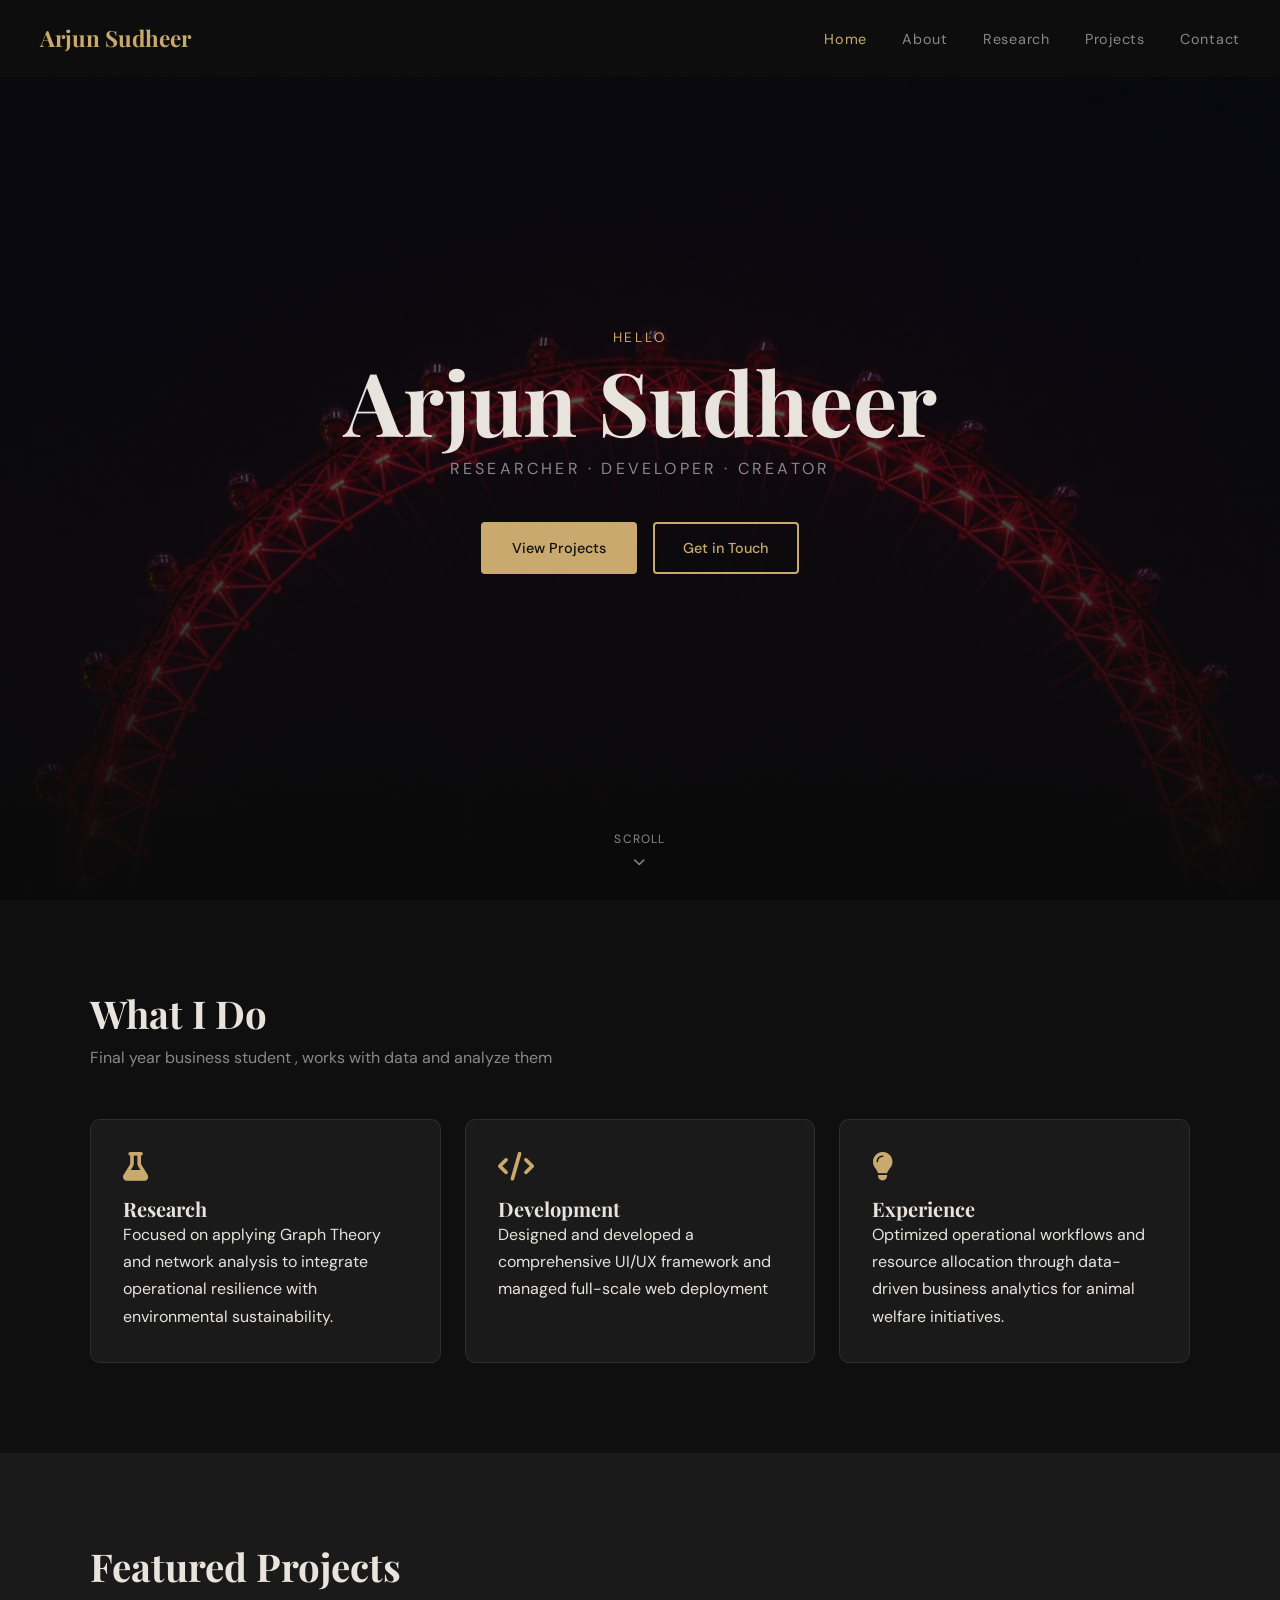
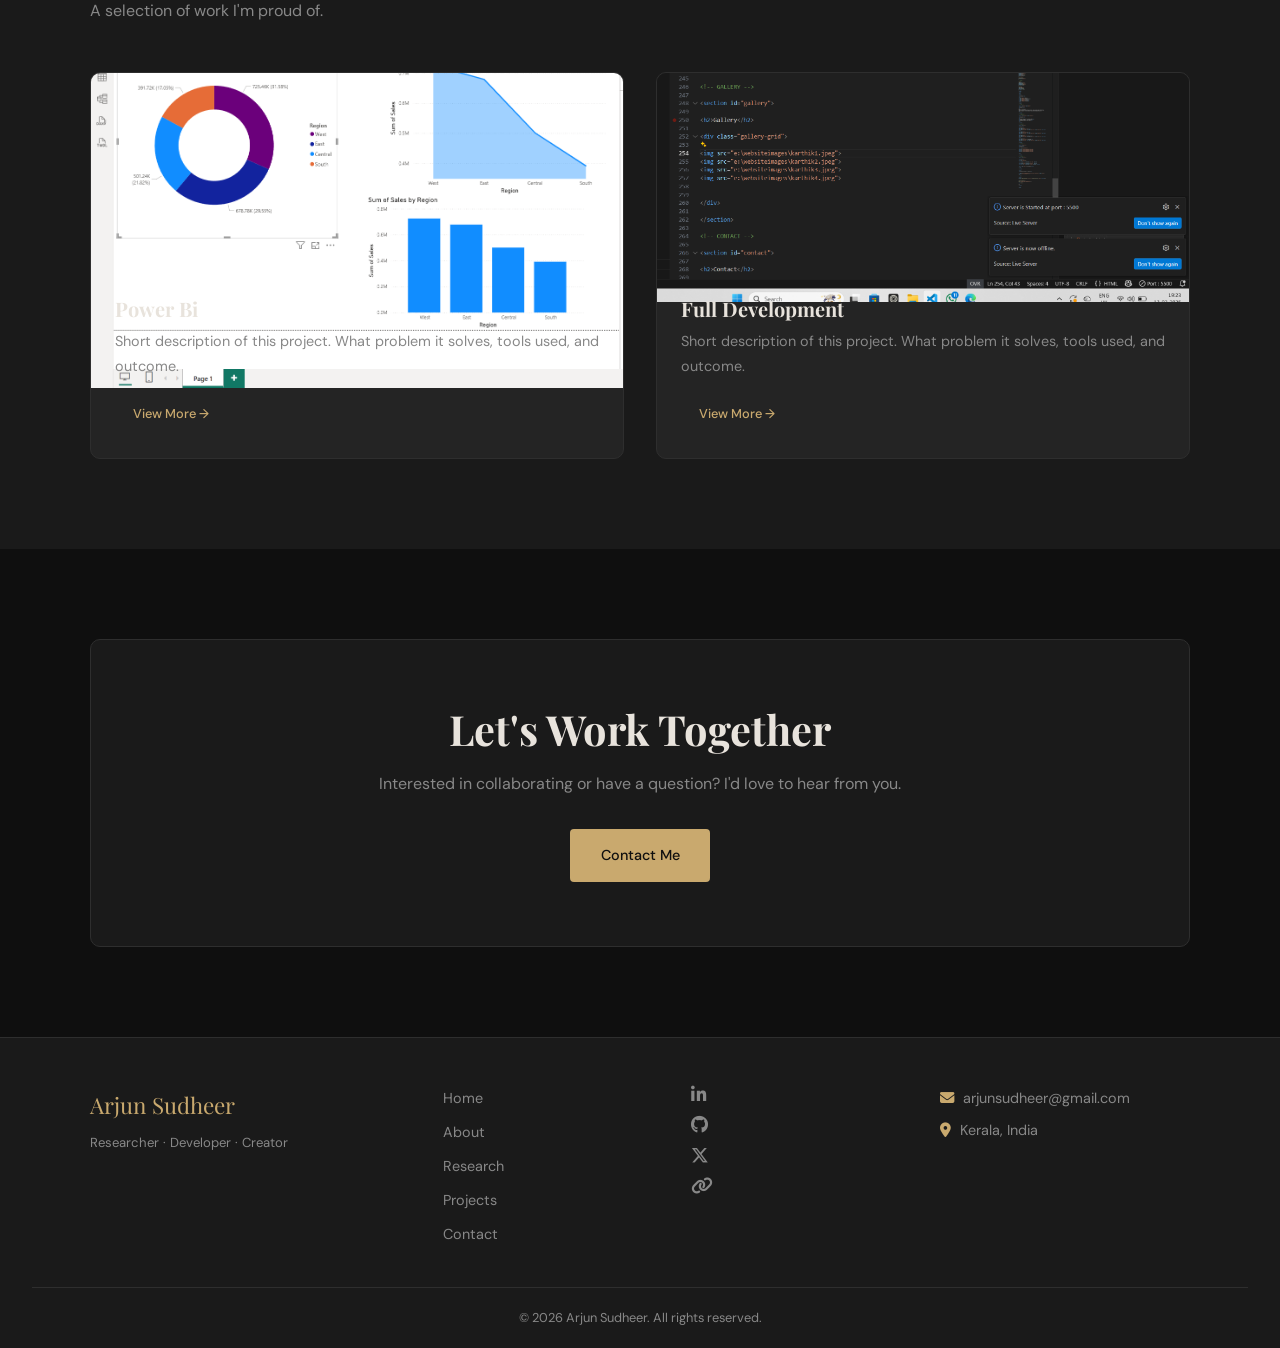
<file: arjun_web/index.html>
<!DOCTYPE html>
<html lang="en">
<head>
  <meta charset="UTF-8" />
  <meta name="viewport" content="width=device-width, initial-scale=1.0"/>
  <title>Portfolio | Home</title>
  <link rel="stylesheet" href="css/style.css" />
  <link rel="stylesheet" href="css/home.css" />
  <link href="https://fonts.googleapis.com/css2?family=Playfair+Display:wght@400;700&family=DM+Sans:wght@300;400;500&display=swap" rel="stylesheet"/>
  <link rel="stylesheet" href="https://cdnjs.cloudflare.com/ajax/libs/font-awesome/6.5.0/css/all.min.css"/>
</head>
<body>

  <!-- NAV -->
  <nav class="navbar" id="navbar">
    <div class="nav-logo">Arjun Sudheer</div>
    <ul class="nav-links">
      <li><a href="index.html" class="active">Home</a></li>
      <li><a href="about.html">About</a></li>
      <li><a href="research.html">Research</a></li>
      <li><a href="projects.html">Projects</a></li>
      <li><a href="contact.html">Contact</a></li>
    </ul>
    <div class="hamburger" id="hamburger">
      <span></span><span></span><span></span>
    </div>
  </nav>

  <!-- SECTION 1: HERO -->
  <section class="hero section" id="hero">
    <div class="hero-bg">
      <!-- Replace 'images/hero-bg.jpg' with your own background image -->
      <img src="images/ferrybg.jpeg" alt="Background" class="hero-img" />
      <div class="hero-overlay"></div>
    </div>
    <div class="hero-content">
      <p class="hero-sub">Hello</p>
      <h1 class="hero-title">Arjun  Sudheer</h1>
      <p class="hero-role">Researcher · Developer · Creator</p>
      <div class="hero-btns">
        <a href="projects.html" class="btn btn-primary">View Projects</a>
        <a href="contact.html" class="btn btn-outline">Get in Touch</a>
      </div>
    </div>
    <div class="scroll-hint">
      <span>Scroll</span>
      <i class="fa fa-chevron-down"></i>
    </div>
  </section>

  <!-- SECTION 2: WHAT I DO -->
  <section class="section home-services" id="services">
    <div class="container">
      <h2 class="section-title">What I Do</h2>
      <p class="section-subtitle">Final year business student , works with data and analyze them </p>
      <div class="cards-grid">
        <div class="card">
          <i class="fa fa-flask card-icon"></i>
          <h3>Research</h3>
          <p>Focused on applying Graph Theory and network analysis to integrate operational 
            resilience with environmental sustainability.</p>
        </div>
        <div class="card">
          <i class="fa fa-code card-icon"></i>
          <h3>Development</h3>
          <p>Designed and developed a comprehensive UI/UX 
            framework and managed full-scale web deployment</p>
        </div>
        <div class="card">
          <i class="fa fa-lightbulb card-icon"></i>
          <h3>Experience</h3>
          <p>Optimized operational workflows and resource allocation through data-driven business analytics for animal welfare initiatives.</p>
        </div>
      </div>
    </div>
  </section>

  <!-- SECTION 3: FEATURED PROJECTS -->
  <section class="section home-featured" id="featured">
    <div class="container">
      <h2 class="section-title">Featured Projects</h2>
      <p class="section-subtitle">A selection of work I'm proud of.</p>
      <div class="featured-grid">
        <div class="featured-card">
          <div class="featured-img-placeholder"><img src="images/powerbi1.png" alt=""></div>
          <div class="featured-info">
            <h3>Power Bi </h3>
            <p>Short description of this project. What problem it solves, tools used, and outcome.</p>
            <a href="projects.html" class="btn btn-small">View More →</a>
          </div>
        </div>
        <div class="featured-card"> 
          <div class="featured-img-placeholder"><img src="images/fullstackcode.png" alt=""></div>
          <div class="featured-info">
            <h3>Full Development</h3>
            <p>Short description of this project. What problem it solves, tools used, and outcome.</p>
            <a href="projects.html" class="btn btn-small">View More →</a>
          </div>
        </div>
      </div>
    </div>
  </section>

  <!-- SECTION 4: CALL TO ACTION -->
  <section class="section home-cta" id="cta">
    <div class="container cta-box">
      <h2>Let's Work Together</h2>
      <p>Interested in collaborating or have a question? I'd love to hear from you.</p>
      <a href="contact.html" class="btn btn-primary">Contact Me</a>
    </div>
  </section>

  <!-- FOOTER -->
  <footer class="footer">
    <div class="footer-inner">
      <div class="footer-brand">
        <span class="footer-logo">Arjun Sudheer</span>
        <p class="footer-tagline">Researcher · Developer · Creator</p>
      </div>
      <div class="footer-links">
        <a href="index.html">Home</a>
        <a href="about.html">About</a>
        <a href="research.html">Research</a>
        <a href="projects.html">Projects</a>
        <a href="contact.html">Contact</a>
      </div>
      <div class="footer-social">
        <a href="https://linkedin.com/in/yourprofile" target="_blank" title="LinkedIn">
          <i class="fab fa-linkedin-in"></i>
        </a>
        <a href="https://github.com/yourusername" target="_blank" title="GitHub">
          <i class="fab fa-github"></i>
        </a>
        <!-- Add more social links below -->
        <a href="#" title="Twitter / X">
          <i class="fab fa-x-twitter"></i>
        </a>
        <a href="#" title="Your Other Platform">
          <i class="fas fa-link"></i>
        </a>
      </div>
      <div class="footer-contact-info">
        <p><i class="fas fa-envelope"></i>arjunsudheer@gmail.com</p>
        <p><i class="fas fa-map-marker-alt"></i>Kerala, India</p>
      </div>
    </div>
    <div class="footer-bottom">
      <p>&copy; 2026 Arjun Sudheer. All rights reserved.</p>
    </div>
  </footer>

  <script src="js/main.js"></script>
</body>
</html>
</file>
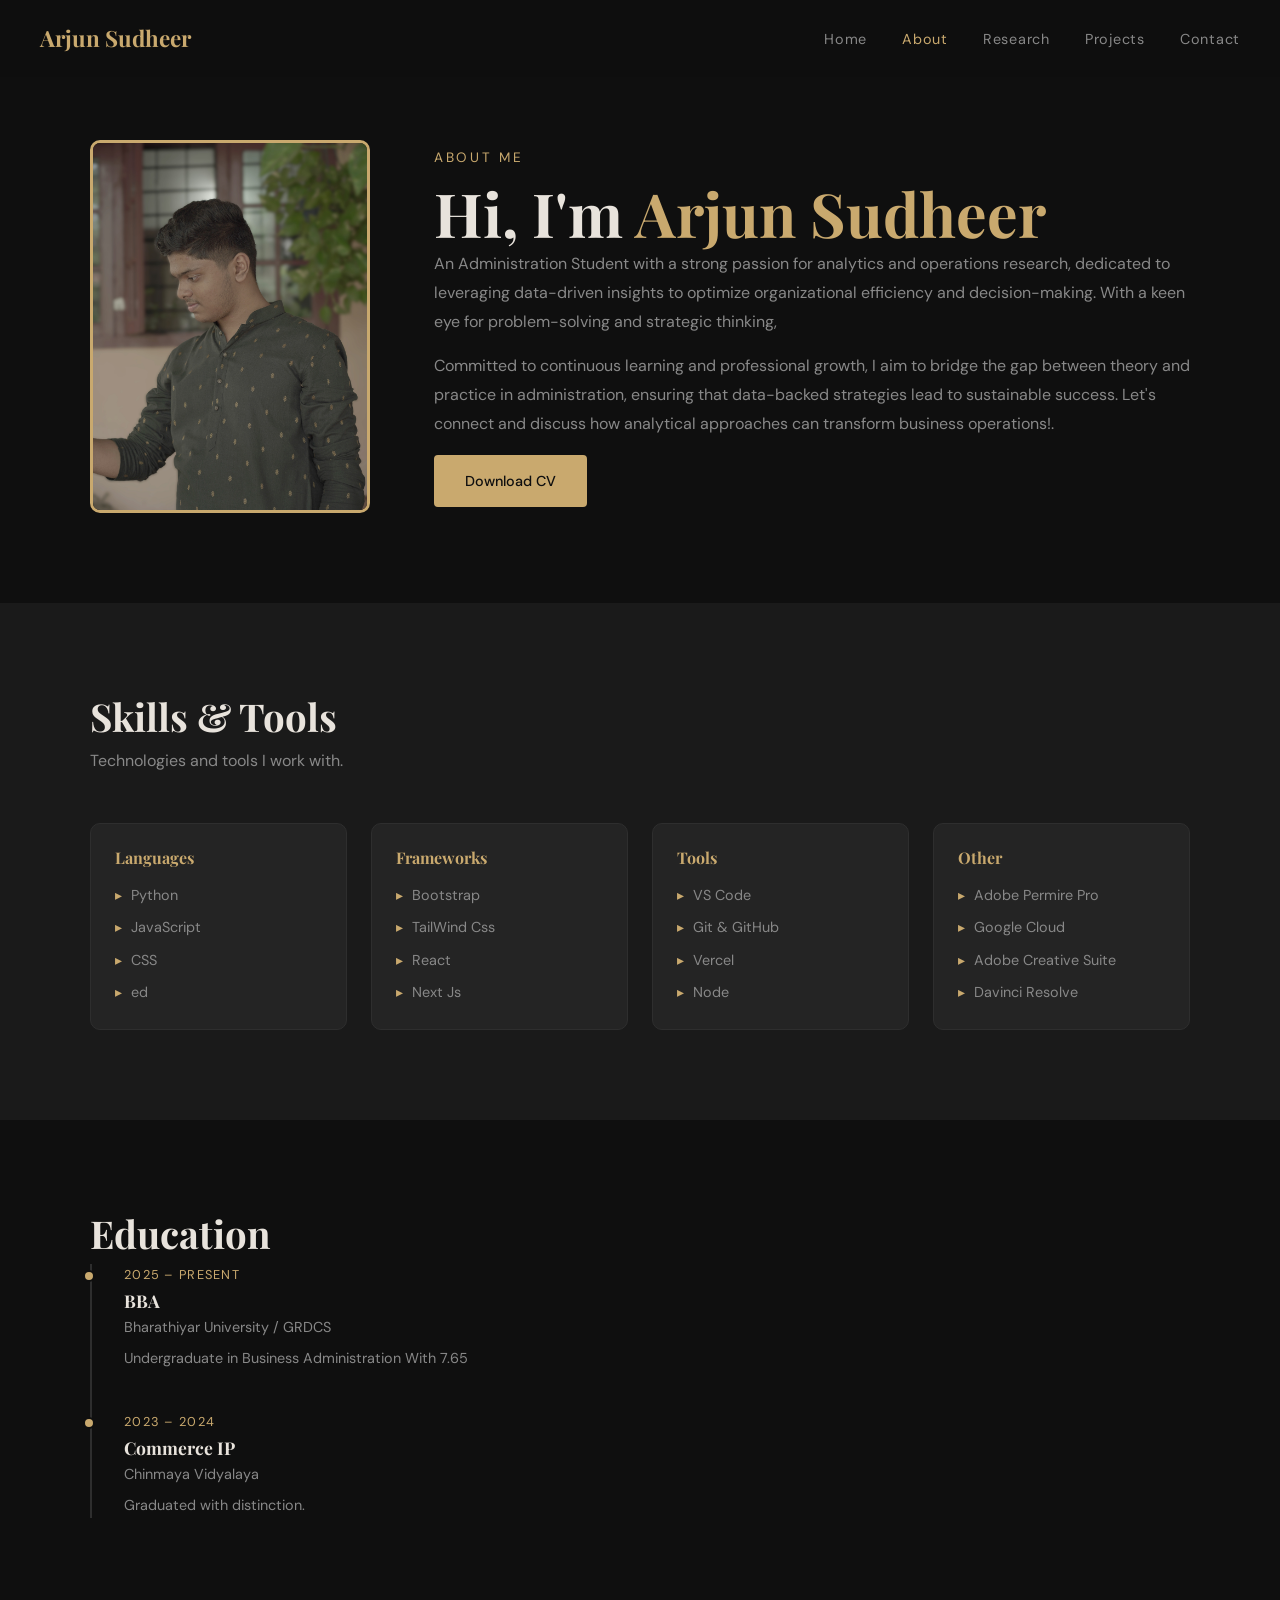
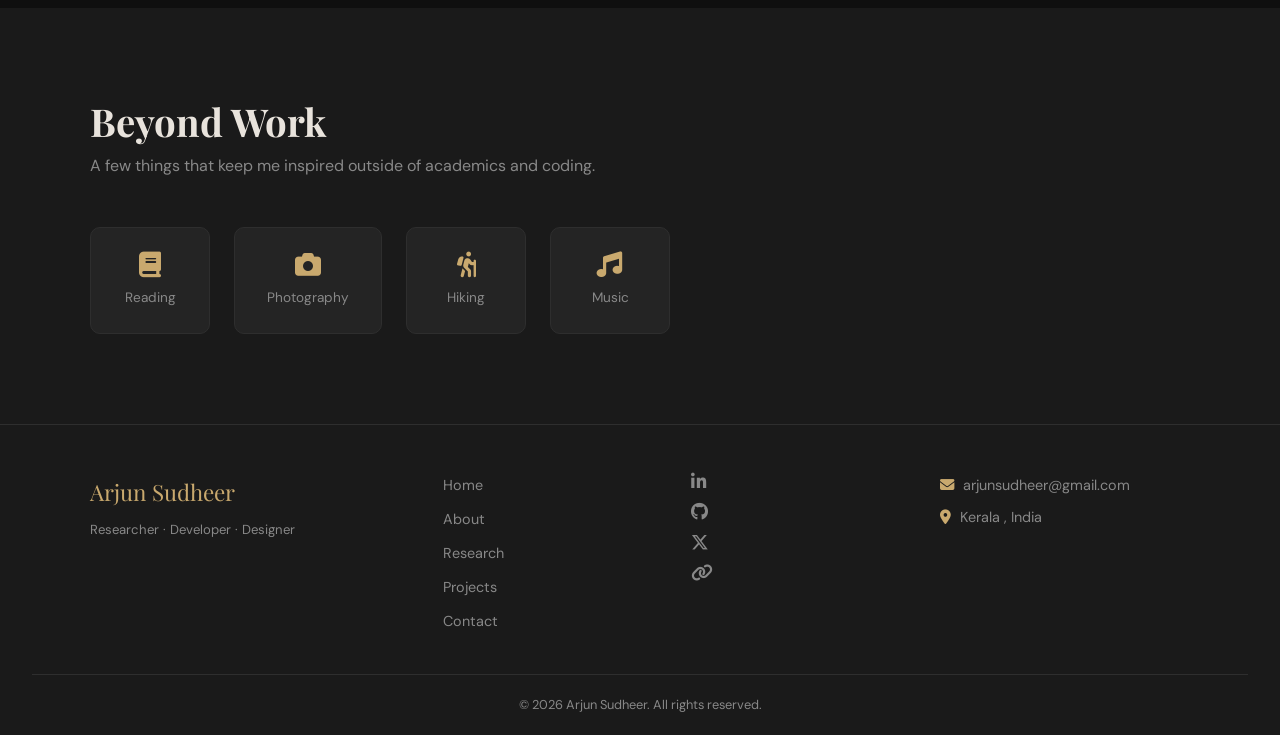
<file: arjun_web/about.html>
<!DOCTYPE html>
<html lang="en">
<head>
  <meta charset="UTF-8" />
  <meta name="viewport" content="width=device-width, initial-scale=1.0"/>
  <title>Portfolio | About</title>
  <link rel="stylesheet" href="css/style.css" />
  <link rel="stylesheet" href="css/about.css" />
  <link href="https://fonts.googleapis.com/css2?family=Playfair+Display:wght@400;700&family=DM+Sans:wght@300;400;500&display=swap" rel="stylesheet"/>
  <link rel="stylesheet" href="https://cdnjs.cloudflare.com/ajax/libs/font-awesome/6.5.0/css/all.min.css"/>
</head>
<body>

  <!-- NAV -->
  <nav class="navbar" id="navbar">
    <div class="nav-logo">Arjun Sudheer</div>
    <ul class="nav-links">
      <li><a href="index.html">Home</a></li>
      <li><a href="about.html" class="active">About</a></li>
      <li><a href="research.html">Research</a></li>
      <li><a href="projects.html">Projects</a></li>
      <li><a href="contact.html">Contact</a></li>
    </ul>
    <div class="hamburger" id="hamburger">
      <span></span><span></span><span></span>
    </div>
  </nav>

  <!-- SECTION 1: INTRO -->
  <section class="section about-hero" id="about-intro">
    <div class="container about-intro-grid">
      <div class="about-photo-wrap">
        <!-- Replace 'images/about-photo.jpg' with your photo -->
        <img src="images/arjun1.JPG" alt="Your Name" class="about-photo" />
      </div>
      <div class="about-intro-text">
        <p class="hero-sub">About Me</p>
        <h1>Hi, I'm <span class="accent">Arjun Sudheer</span></h1>
        <p class="about-bio">
          An Administration Student with a strong passion for analytics and operations research, dedicated to leveraging data-driven insights to optimize organizational efficiency and decision-making. With a keen eye for problem-solving and strategic thinking,
        </p>
        <p class="about-bio">
           Committed to continuous learning and professional growth, I aim to bridge the gap between theory and practice in administration, ensuring that data-backed strategies lead to sustainable success. Let's connect and discuss how analytical approaches can transform business operations!.
        </p>
        <a href="images/Arjun_Sudheer_Resume_2026_preprint.pdf" class="btn btn-primary" download>Download CV</a>
      </div>
    </div>
  </section>

  <!-- SECTION 2: SKILLS -->
  <section class="section about-skills" id="skills">
    <div class="container">
      <h2 class="section-title">Skills & Tools</h2>
      <p class="section-subtitle">Technologies and tools I work with.</p>
      <div class="skills-grid">
        <div class="skill-group">
          <h3>Languages</h3>
          <ul>
            <li>Python</li>
            <li>JavaScript</li>
            <li>CSS</li>
            <li>ed</li>
          </ul>
        </div>
        <div class="skill-group">
          <h3>Frameworks</h3>
          <ul>
            <li>Bootstrap </li>
            <li>TailWind Css</li>
            <li>React</li>
            <li>Next Js</li>
          </ul>
        </div>
        <div class="skill-group">
          <h3>Tools</h3>
          <ul>
            <li>VS Code</li>
            <li>Git & GitHub</li>
            <li>Vercel</li>
            <li>Node </li>
          </ul>
        </div>
        <div class="skill-group">
          <h3>Other</h3>
          <ul>
            <li>Adobe Permire Pro</li>
            <li>Google Cloud</li>
            <li>Adobe Creative Suite</li>
            <li>Davinci Resolve</li>
          </ul>
        </div>
      </div>
    </div>
  </section>

  <!-- SECTION 3: EDUCATION  -->
  <section class="section about-timeline" id="timeline">
    <div class="container">
      <h2 class="section-title">Education </h2>
      <div class="timeline">

        <div class="timeline-item">
          <div class="timeline-dot"></div>
          <div class="timeline-content">
            <span class="timeline-date">2025 – Present</span>
            <h3>BBA </h3>
            <p class="timeline-org">Bharathiyar University / GRDCS </p>
            <p>Undergraduate in Business Administration With 7.65 </p>
          </div>
        </div>

        <div class="timeline-item">
          <div class="timeline-dot"></div>
          <div class="timeline-content">
            <span class="timeline-date">2023 – 2024</span>
            <h3>Commerce IP </h3>
            <p class="timeline-org">Chinmaya Vidyalaya</p>
            <p>Graduated with distinction.</p>
          </div>
        </div>
    </div>
  </section>

  <!-- SECTION 4: INTERESTS -->
  <section class="section about-interests" id="interests">
    <div class="container">
      <h2 class="section-title">Beyond Work</h2>
      <p class="section-subtitle">A few things that keep me inspired outside of academics and coding.</p>
      <div class="interests-grid">
        <div class="interest-item">
          <i class="fas fa-book"></i>
          <p>Reading</p>
        </div>
        <div class="interest-item">
          <i class="fas fa-camera"></i>
          <p>Photography</p>
        </div>
        <div class="interest-item">
          <i class="fas fa-hiking"></i>
          <p>Hiking</p>
        </div>
        <div class="interest-item">
          <i class="fas fa-music"></i>
          <p>Music</p>
        </div>
        <!-- Add or change interests as needed -->
      </div>
    </div>
  </section>

  <!-- FOOTER (same on all pages) -->
  <footer class="footer">
    <div class="footer-inner">
      <div class="footer-brand">
        <span class="footer-logo">Arjun Sudheer</span>
        <p class="footer-tagline">Researcher · Developer · Designer</p>
      </div>
      <div class="footer-links">
        <a href="index.html">Home</a>
        <a href="about.html">About</a>
        <a href="research.html">Research</a>
        <a href="projects.html">Projects</a>
        <a href="contact.html">Contact</a>
      </div>
      <div class="footer-social">
        <a href="https://linkedin.com/in/yourprofile" target="_blank" title="LinkedIn"><i class="fab fa-linkedin-in"></i></a>
        <a href="https://github.com/yourusername" target="_blank" title="GitHub"><i class="fab fa-github"></i></a>
        <a href="#" title="Twitter / X"><i class="fab fa-x-twitter"></i></a>
        <a href="#" title="Your Other Platform"><i class="fas fa-link"></i></a>
      </div>
      <div class="footer-contact-info">
        <p><i class="fas fa-envelope"></i> arjunsudheer@gmail.com</p>
        <p><i class="fas fa-map-marker-alt"></i> Kerala , India</p>
      </div>
    </div>
    <div class="footer-bottom">
      <p>&copy; 2026 Arjun Sudheer. All rights reserved.</p>
    </div>
  </footer>

  <script src="js/main.js"></script>
</body>
</html>
</file>
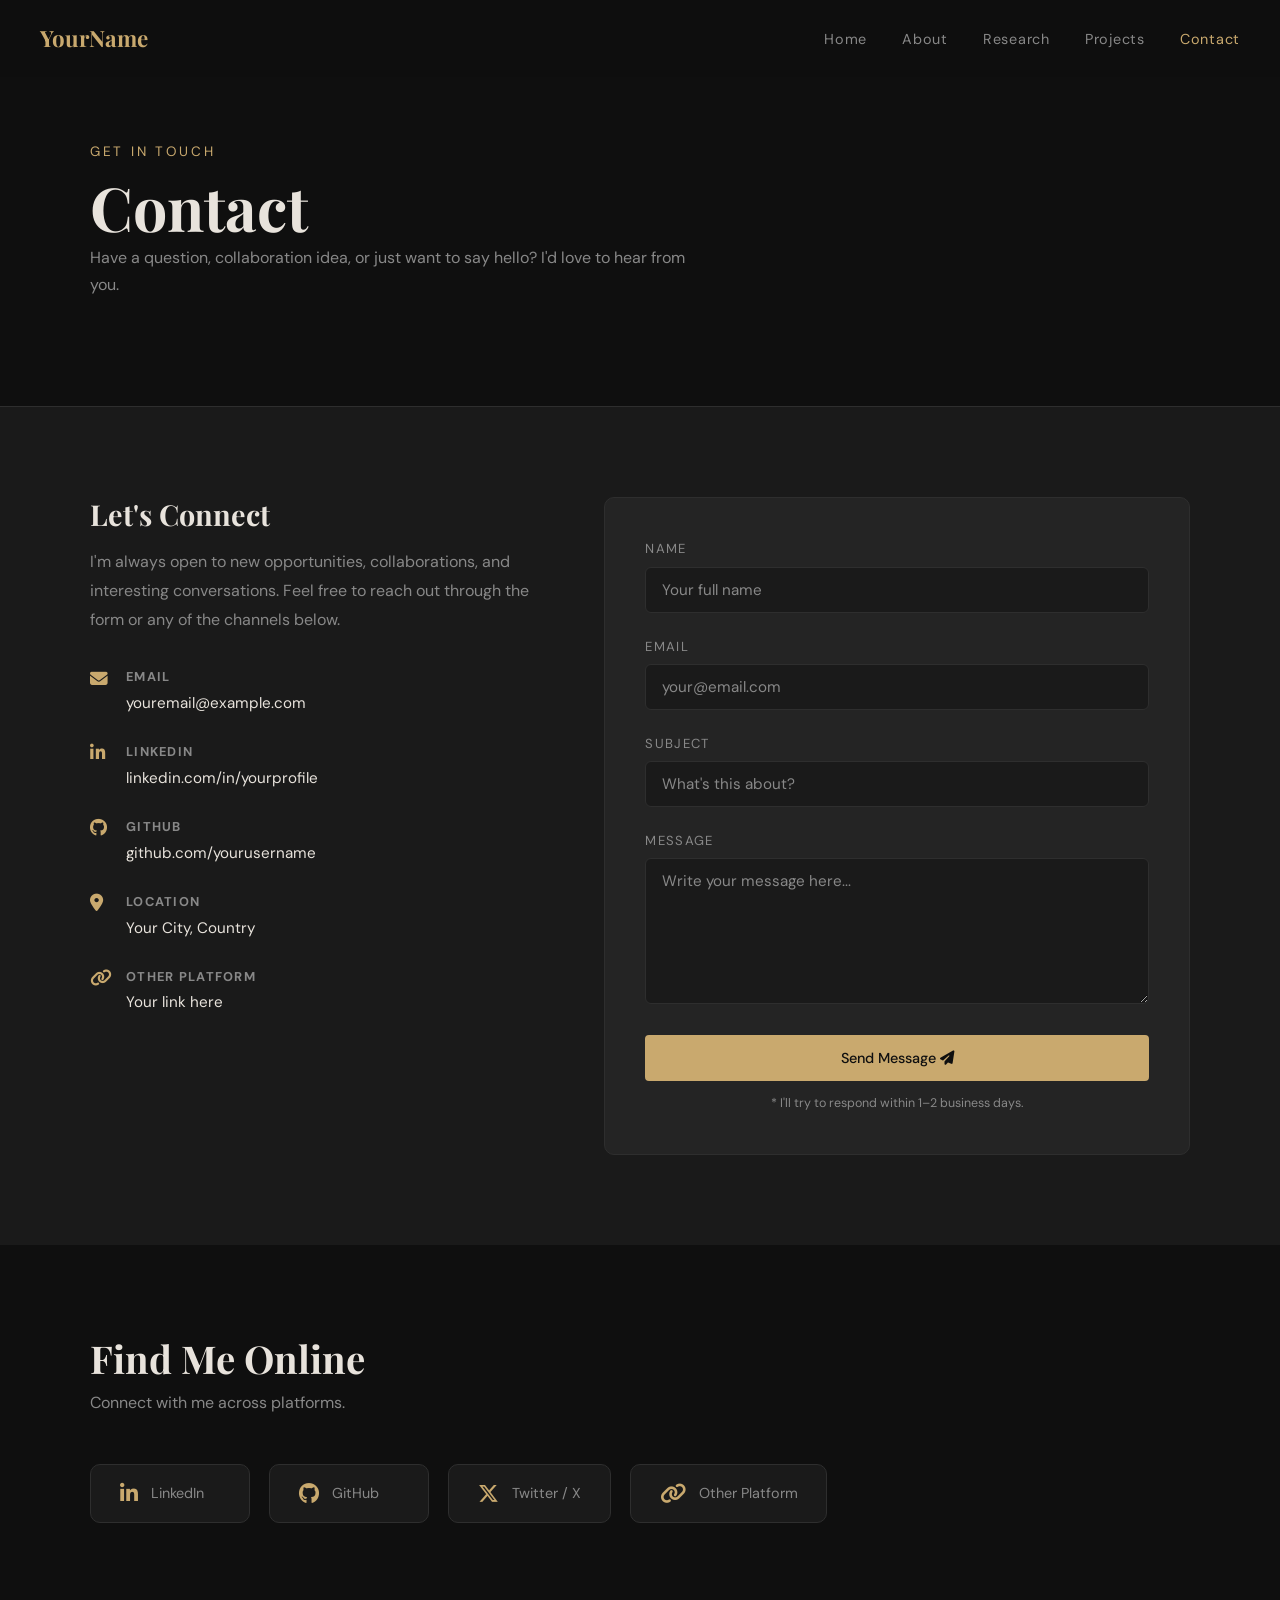
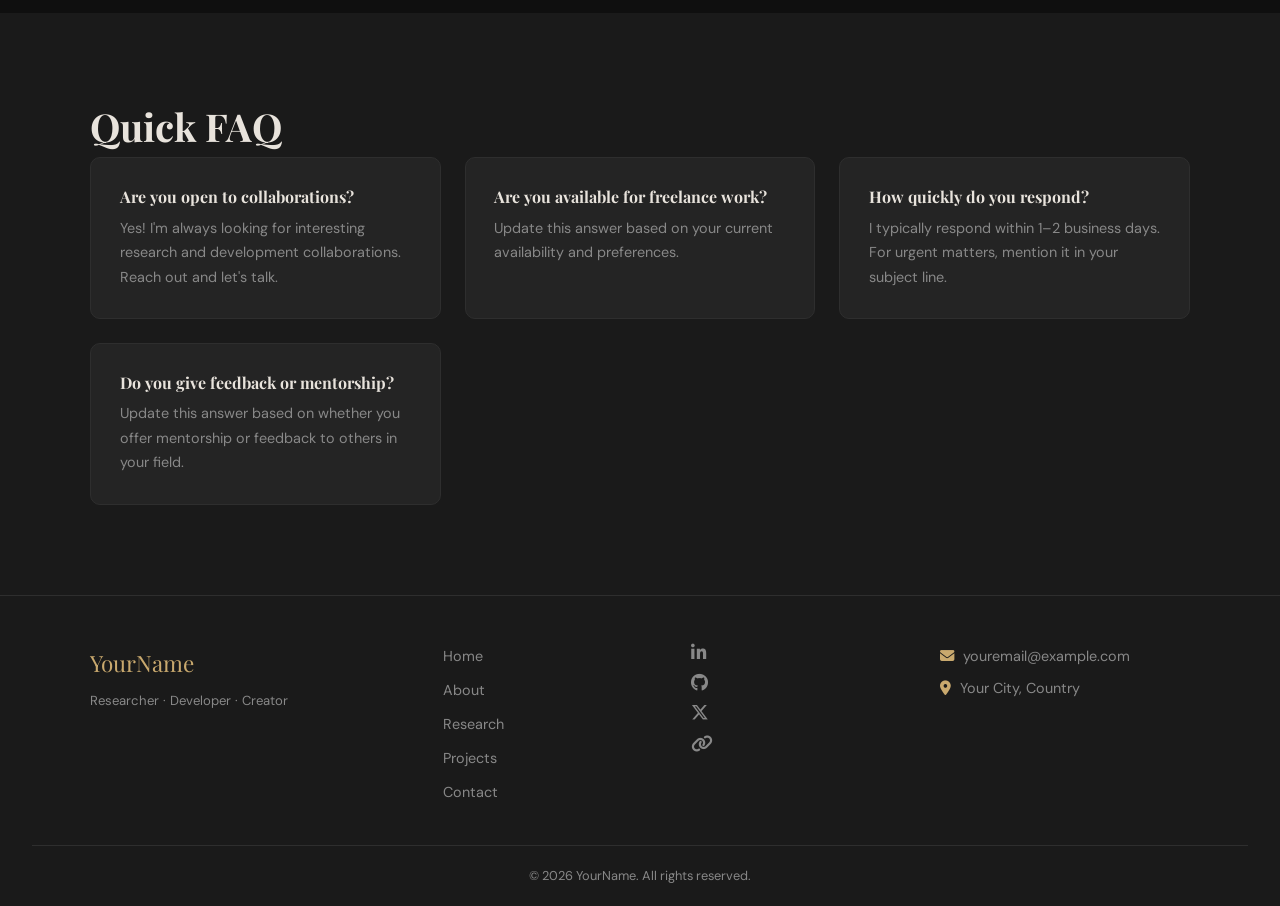
<file: arjun_web/contact.html>
<!DOCTYPE html>
<html lang="en">
<head>
  <meta charset="UTF-8" />
  <meta name="viewport" content="width=device-width, initial-scale=1.0"/>
  <title>Portfolio | Contact</title>
  <link rel="stylesheet" href="css/style.css" />
  <link rel="stylesheet" href="css/contact.css" />
  <link href="https://fonts.googleapis.com/css2?family=Playfair+Display:wght@400;700&family=DM+Sans:wght@300;400;500&display=swap" rel="stylesheet"/>
  <link rel="stylesheet" href="https://cdnjs.cloudflare.com/ajax/libs/font-awesome/6.5.0/css/all.min.css"/>
</head>
<body>

  <!-- NAV -->
  <nav class="navbar" id="navbar">
    <div class="nav-logo">YourName</div>
    <ul class="nav-links">
      <li><a href="index.html">Home</a></li>
      <li><a href="about.html">About</a></li>
      <li><a href="research.html">Research</a></li>
      <li><a href="projects.html">Projects</a></li>
      <li><a href="contact.html" class="active">Contact</a></li>
    </ul>
    <div class="hamburger" id="hamburger">
      <span></span><span></span><span></span>
    </div>
  </nav>

  <!-- SECTION 1: PAGE HEADER -->
  <section class="section page-header" id="contact-header">
    <div class="container">
      <p class="hero-sub">Get in Touch</p>
      <h1>Contact</h1>
      <p class="section-subtitle">Have a question, collaboration idea, or just want to say hello? I'd love to hear from you.</p>
    </div>
  </section>

  <!-- SECTION 2: CONTACT FORM + INFO -->
  <section class="section contact-main" id="contact-form">
    <div class="container contact-grid">

      <div class="contact-info-block">
        <h2>Let's Connect</h2>
        <p>I'm always open to new opportunities, collaborations, and interesting conversations. Feel free to reach out through the form or any of the channels below.</p>

        <div class="contact-detail">
          <i class="fas fa-envelope"></i>
          <div>
            <strong>Email</strong>
            <p><a href="mailto:youremail@example.com">youremail@example.com</a></p>
          </div>
        </div>

        <div class="contact-detail">
          <i class="fab fa-linkedin-in"></i>
          <div>
            <strong>LinkedIn</strong>
            <p><a href="https://linkedin.com/in/yourprofile" target="_blank">linkedin.com/in/yourprofile</a></p>
          </div>
        </div>

        <div class="contact-detail">
          <i class="fab fa-github"></i>
          <div>
            <strong>GitHub</strong>
            <p><a href="https://github.com/yourusername" target="_blank">github.com/yourusername</a></p>
          </div>
        </div>

        <div class="contact-detail">
          <i class="fas fa-map-marker-alt"></i>
          <div>
            <strong>Location</strong>
            <p>Your City, Country</p>
          </div>
        </div>

        <!-- Add more contact channels as needed -->
        <div class="contact-detail">
          <i class="fas fa-link"></i>
          <div>
            <strong>Other Platform</strong>
            <p><a href="#">Your link here</a></p>
          </div>
        </div>

      </div>

      <div class="contact-form-block">
        <form id="contact-form-el" action="#" method="POST">
          <div class="form-group">
            <label for="name">Name</label>
            <input type="text" id="name" name="name" placeholder="Your full name" required />
          </div>
          <div class="form-group">
            <label for="email">Email</label>
            <input type="email" id="email" name="email" placeholder="your@email.com" required />
          </div>
          <div class="form-group">
            <label for="subject">Subject</label>
            <input type="text" id="subject" name="subject" placeholder="What's this about?" />
          </div>
          <div class="form-group">
            <label for="message">Message</label>
            <textarea id="message" name="message" rows="6" placeholder="Write your message here..." required></textarea>
          </div>
          <button type="submit" class="btn btn-primary btn-full">Send Message <i class="fas fa-paper-plane"></i></button>
          <p class="form-note">* I'll try to respond within 1–2 business days.</p>
        </form>
      </div>

    </div>
  </section>

  <!-- SECTION 3: SOCIAL LINKS -->
  <section class="section contact-social" id="social">
    <div class="container">
      <h2 class="section-title">Find Me Online</h2>
      <p class="section-subtitle">Connect with me across platforms.</p>
      <div class="social-grid">
        <a href="https://linkedin.com/in/yourprofile" target="_blank" class="social-card">
          <i class="fab fa-linkedin-in"></i>
          <span>LinkedIn</span>
        </a>
        <a href="https://github.com/yourusername" target="_blank" class="social-card">
          <i class="fab fa-github"></i>
          <span>GitHub</span>
        </a>
        <a href="#" class="social-card">
          <i class="fab fa-x-twitter"></i>
          <span>Twitter / X</span>
        </a>
        <!-- Add more social platforms below -->
        <a href="#" class="social-card">
          <i class="fas fa-link"></i>
          <span>Other Platform</span>
        </a>
      </div>
    </div>
  </section>

  <!-- SECTION 4: FAQ / AVAILABILITY -->
  <section class="section contact-faq" id="faq">
    <div class="container">
      <h2 class="section-title">Quick FAQ</h2>
      <div class="faq-grid">
        <div class="faq-item">
          <h3>Are you open to collaborations?</h3>
          <p>Yes! I'm always looking for interesting research and development collaborations. Reach out and let's talk.</p>
        </div>
        <div class="faq-item">
          <h3>Are you available for freelance work?</h3>
          <p>Update this answer based on your current availability and preferences.</p>
        </div>
        <div class="faq-item">
          <h3>How quickly do you respond?</h3>
          <p>I typically respond within 1–2 business days. For urgent matters, mention it in your subject line.</p>
        </div>
        <div class="faq-item">
          <h3>Do you give feedback or mentorship?</h3>
          <p>Update this answer based on whether you offer mentorship or feedback to others in your field.</p>
        </div>
      </div>
    </div>
  </section>

  <!-- FOOTER -->
  <footer class="footer">
    <div class="footer-inner">
      <div class="footer-brand">
        <span class="footer-logo">YourName</span>
        <p class="footer-tagline">Researcher · Developer · Creator</p>
      </div>
      <div class="footer-links">
        <a href="index.html">Home</a>
        <a href="about.html">About</a>
        <a href="research.html">Research</a>
        <a href="projects.html">Projects</a>
        <a href="contact.html">Contact</a>
      </div>
      <div class="footer-social">
        <a href="https://linkedin.com/in/yourprofile" target="_blank" title="LinkedIn"><i class="fab fa-linkedin-in"></i></a>
        <a href="https://github.com/yourusername" target="_blank" title="GitHub"><i class="fab fa-github"></i></a>
        <a href="#" title="Twitter / X"><i class="fab fa-x-twitter"></i></a>
        <a href="#" title="Your Other Platform"><i class="fas fa-link"></i></a>
      </div>
      <div class="footer-contact-info">
        <p><i class="fas fa-envelope"></i> youremail@example.com</p>
        <p><i class="fas fa-map-marker-alt"></i> Your City, Country</p>
      </div>
    </div>
    <div class="footer-bottom">
      <p>&copy; 2026 YourName. All rights reserved.</p>
    </div>
  </footer>

  <script src="js/main.js"></script>
</body>
</html>
</file>
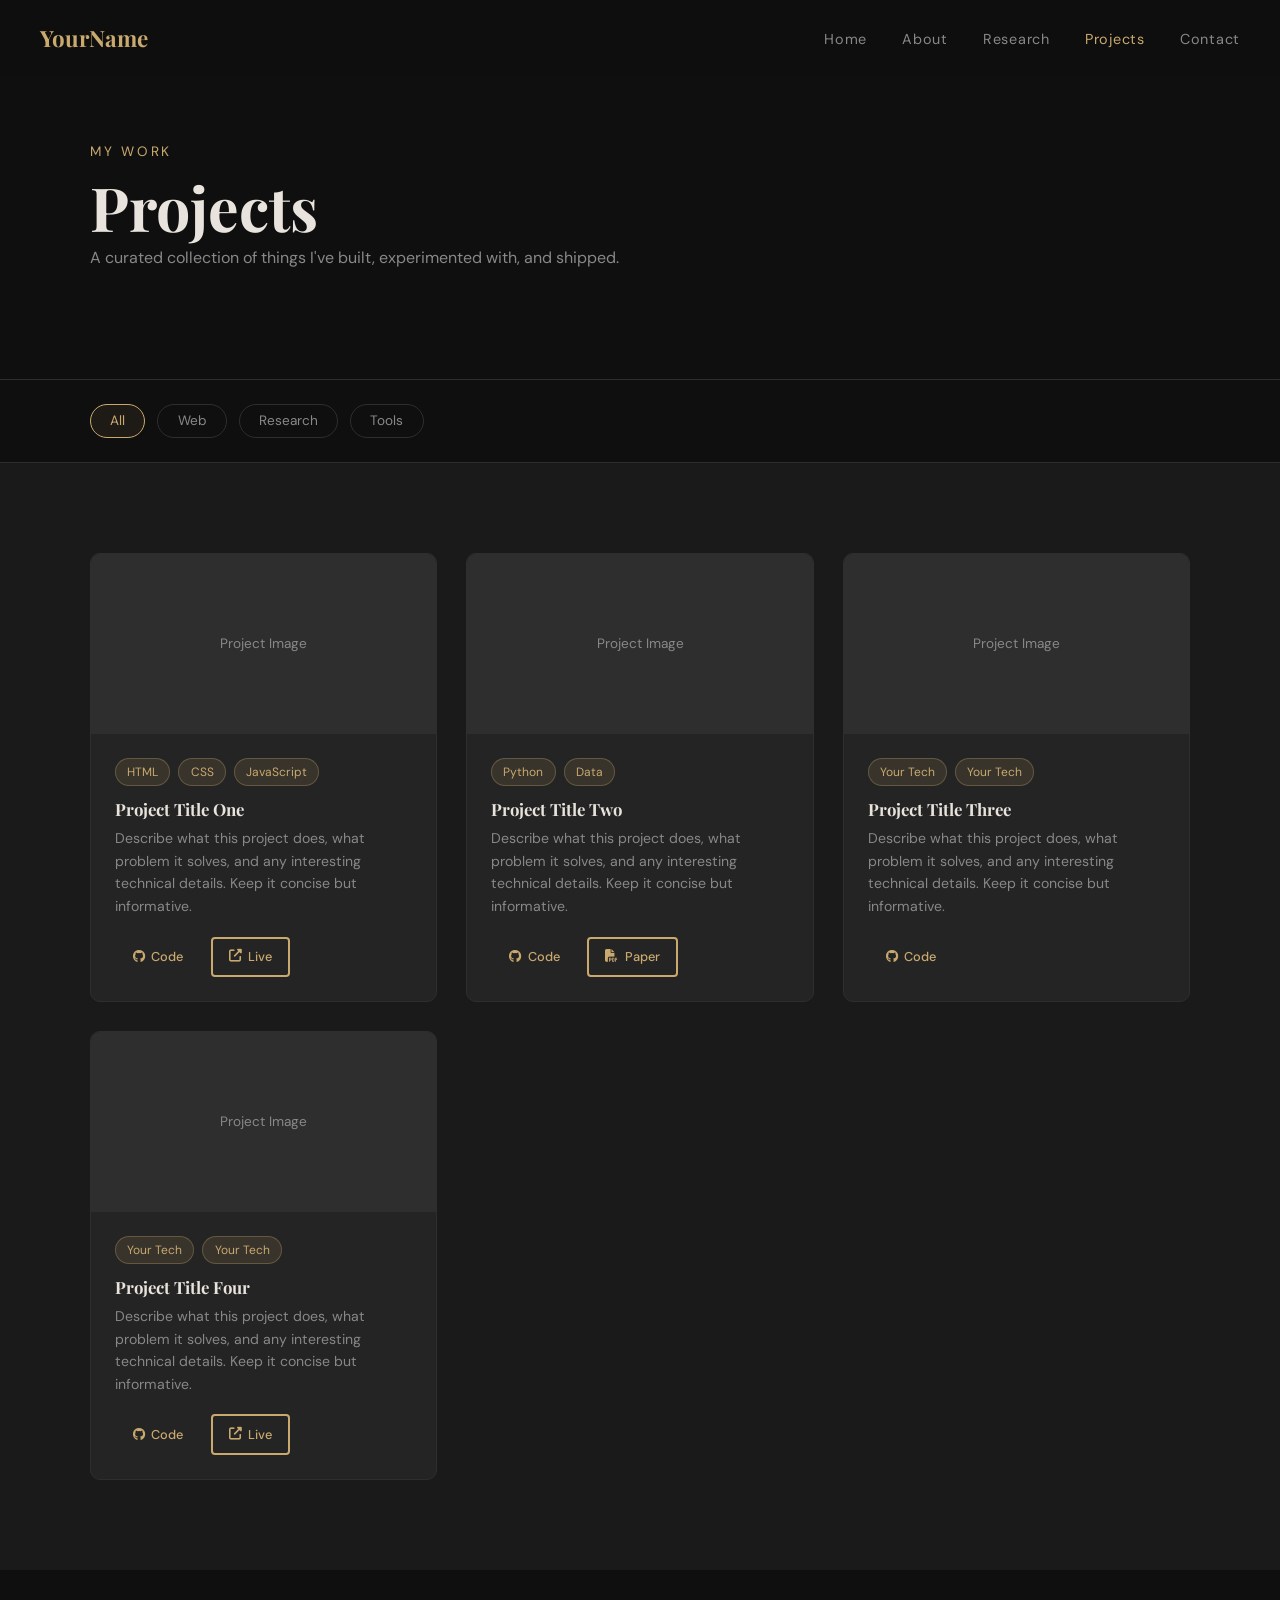
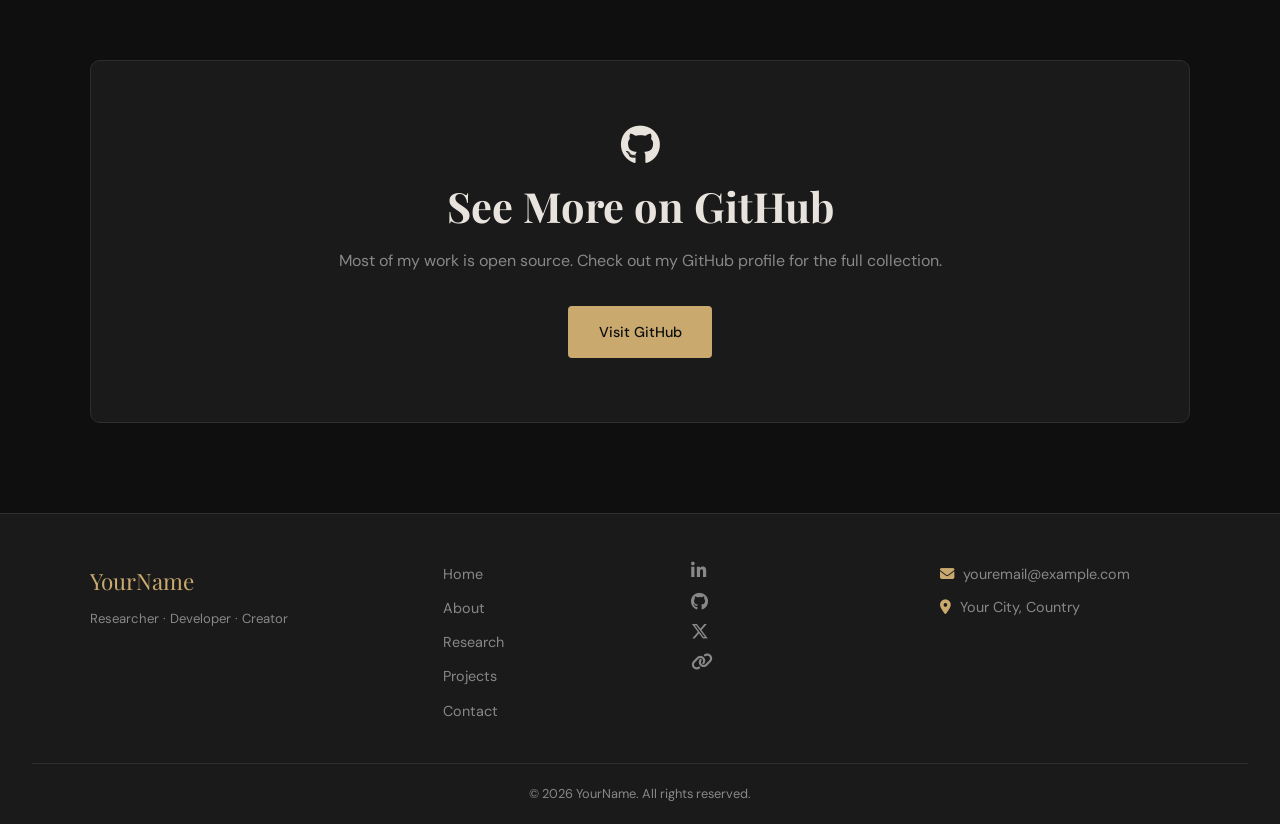
<file: arjun_web/projects.html>
<!DOCTYPE html>
<html lang="en">
<head>
  <meta charset="UTF-8" />
  <meta name="viewport" content="width=device-width, initial-scale=1.0"/>
  <title>Portfolio | Projects</title>
  <link rel="stylesheet" href="css/style.css" />
  <link rel="stylesheet" href="css/projects.css" />
  <link href="https://fonts.googleapis.com/css2?family=Playfair+Display:wght@400;700&family=DM+Sans:wght@300;400;500&display=swap" rel="stylesheet"/>
  <link rel="stylesheet" href="https://cdnjs.cloudflare.com/ajax/libs/font-awesome/6.5.0/css/all.min.css"/>
</head>
<body>

  <!-- NAV -->
  <nav class="navbar" id="navbar">
    <div class="nav-logo">YourName</div>
    <ul class="nav-links">
      <li><a href="index.html">Home</a></li>
      <li><a href="about.html">About</a></li>
      <li><a href="research.html">Research</a></li>
      <li><a href="projects.html" class="active">Projects</a></li>
      <li><a href="contact.html">Contact</a></li>
    </ul>
    <div class="hamburger" id="hamburger">
      <span></span><span></span><span></span>
    </div>
  </nav>

  <!-- SECTION 1: HEADER -->
  <section class="section page-header" id="projects-header">
    <div class="container">
      <p class="hero-sub">My Work</p>
      <h1>Projects</h1>
      <p class="section-subtitle">A curated collection of things I've built, experimented with, and shipped.</p>
    </div>
  </section>

  <!-- SECTION 2: FILTER BUTTONS -->
  <section class="section projects-filter" id="filter">
    <div class="container">
      <div class="filter-btns">
        <button class="filter-btn active" data-filter="all">All</button>
        <button class="filter-btn" data-filter="web">Web</button>
        <button class="filter-btn" data-filter="research">Research</button>
        <button class="filter-btn" data-filter="tool">Tools</button>
      </div>
    </div>
  </section>

  <!-- SECTION 3: PROJECTS GRID -->
  <section class="section projects-grid-section" id="projects-list">
    <div class="container">
      <div class="projects-grid" id="projects-grid">

        <div class="project-card" data-category="web">
          <div class="project-img-placeholder">
            <!-- Replace with: <img src="images/project1.jpg" alt="Project One"> -->
            <span>Project Image</span>
          </div>
          <div class="project-info">
            <div class="project-tags">
              <span class="tag">HTML</span>
              <span class="tag">CSS</span>
              <span class="tag">JavaScript</span>
            </div>
            <h3>Project Title One</h3>
            <p>Describe what this project does, what problem it solves, and any interesting technical details. Keep it concise but informative.</p>
            <div class="project-links">
              <a href="#" class="btn btn-small"><i class="fab fa-github"></i> Code</a>
              <a href="#" class="btn btn-small btn-outline"><i class="fas fa-external-link-alt"></i> Live</a>
            </div>
          </div>
        </div>

        <div class="project-card" data-category="research">
          <div class="project-img-placeholder">
            <span>Project Image</span>
          </div>
          <div class="project-info">
            <div class="project-tags">
              <span class="tag">Python</span>
              <span class="tag">Data</span>
            </div>
            <h3>Project Title Two</h3>
            <p>Describe what this project does, what problem it solves, and any interesting technical details. Keep it concise but informative.</p>
            <div class="project-links">
              <a href="#" class="btn btn-small"><i class="fab fa-github"></i> Code</a>
              <a href="#" class="btn btn-small btn-outline"><i class="fas fa-file-pdf"></i> Paper</a>
            </div>
          </div>
        </div>

        <div class="project-card" data-category="tool">
          <div class="project-img-placeholder">
            <span>Project Image</span>
          </div>
          <div class="project-info">
            <div class="project-tags">
              <span class="tag">Your Tech</span>
              <span class="tag">Your Tech</span>
            </div>
            <h3>Project Title Three</h3>
            <p>Describe what this project does, what problem it solves, and any interesting technical details. Keep it concise but informative.</p>
            <div class="project-links">
              <a href="#" class="btn btn-small"><i class="fab fa-github"></i> Code</a>
            </div>
          </div>
        </div>

        <div class="project-card" data-category="web">
          <div class="project-img-placeholder">
            <span>Project Image</span>
          </div>
          <div class="project-info">
            <div class="project-tags">
              <span class="tag">Your Tech</span>
              <span class="tag">Your Tech</span>
            </div>
            <h3>Project Title Four</h3>
            <p>Describe what this project does, what problem it solves, and any interesting technical details. Keep it concise but informative.</p>
            <div class="project-links">
              <a href="#" class="btn btn-small"><i class="fab fa-github"></i> Code</a>
              <a href="#" class="btn btn-small btn-outline"><i class="fas fa-external-link-alt"></i> Live</a>
            </div>
          </div>
        </div>

        <!-- Add more project cards by copying the block above -->

      </div>
    </div>
  </section>

  <!-- SECTION 4: GITHUB CTA -->
  <section class="section projects-github" id="github-cta">
    <div class="container cta-box">
      <i class="fab fa-github" style="font-size: 2.5rem; margin-bottom: 1rem;"></i>
      <h2>See More on GitHub</h2>
      <p>Most of my work is open source. Check out my GitHub profile for the full collection.</p>
      <a href="https://github.com/yourusername" target="_blank" class="btn btn-primary">Visit GitHub</a>
    </div>
  </section>

  <!-- FOOTER -->
  <footer class="footer">
    <div class="footer-inner">
      <div class="footer-brand">
        <span class="footer-logo">YourName</span>
        <p class="footer-tagline">Researcher · Developer · Creator</p>
      </div>
      <div class="footer-links">
        <a href="index.html">Home</a>
        <a href="about.html">About</a>
        <a href="research.html">Research</a>
        <a href="projects.html">Projects</a>
        <a href="contact.html">Contact</a>
      </div>
      <div class="footer-social">
        <a href="https://linkedin.com/in/yourprofile" target="_blank" title="LinkedIn"><i class="fab fa-linkedin-in"></i></a>
        <a href="https://github.com/yourusername" target="_blank" title="GitHub"><i class="fab fa-github"></i></a>
        <a href="#" title="Twitter / X"><i class="fab fa-x-twitter"></i></a>
        <a href="#" title="Your Other Platform"><i class="fas fa-link"></i></a>
      </div>
      <div class="footer-contact-info">
        <p><i class="fas fa-envelope"></i> youremail@example.com</p>
        <p><i class="fas fa-map-marker-alt"></i> Your City, Country</p>
      </div>
    </div>
    <div class="footer-bottom">
      <p>&copy; 2026 YourName. All rights reserved.</p>
    </div>
  </footer>

  <script src="js/main.js"></script>
  <script src="js/projects.js"></script>
</body>
</html>
</file>
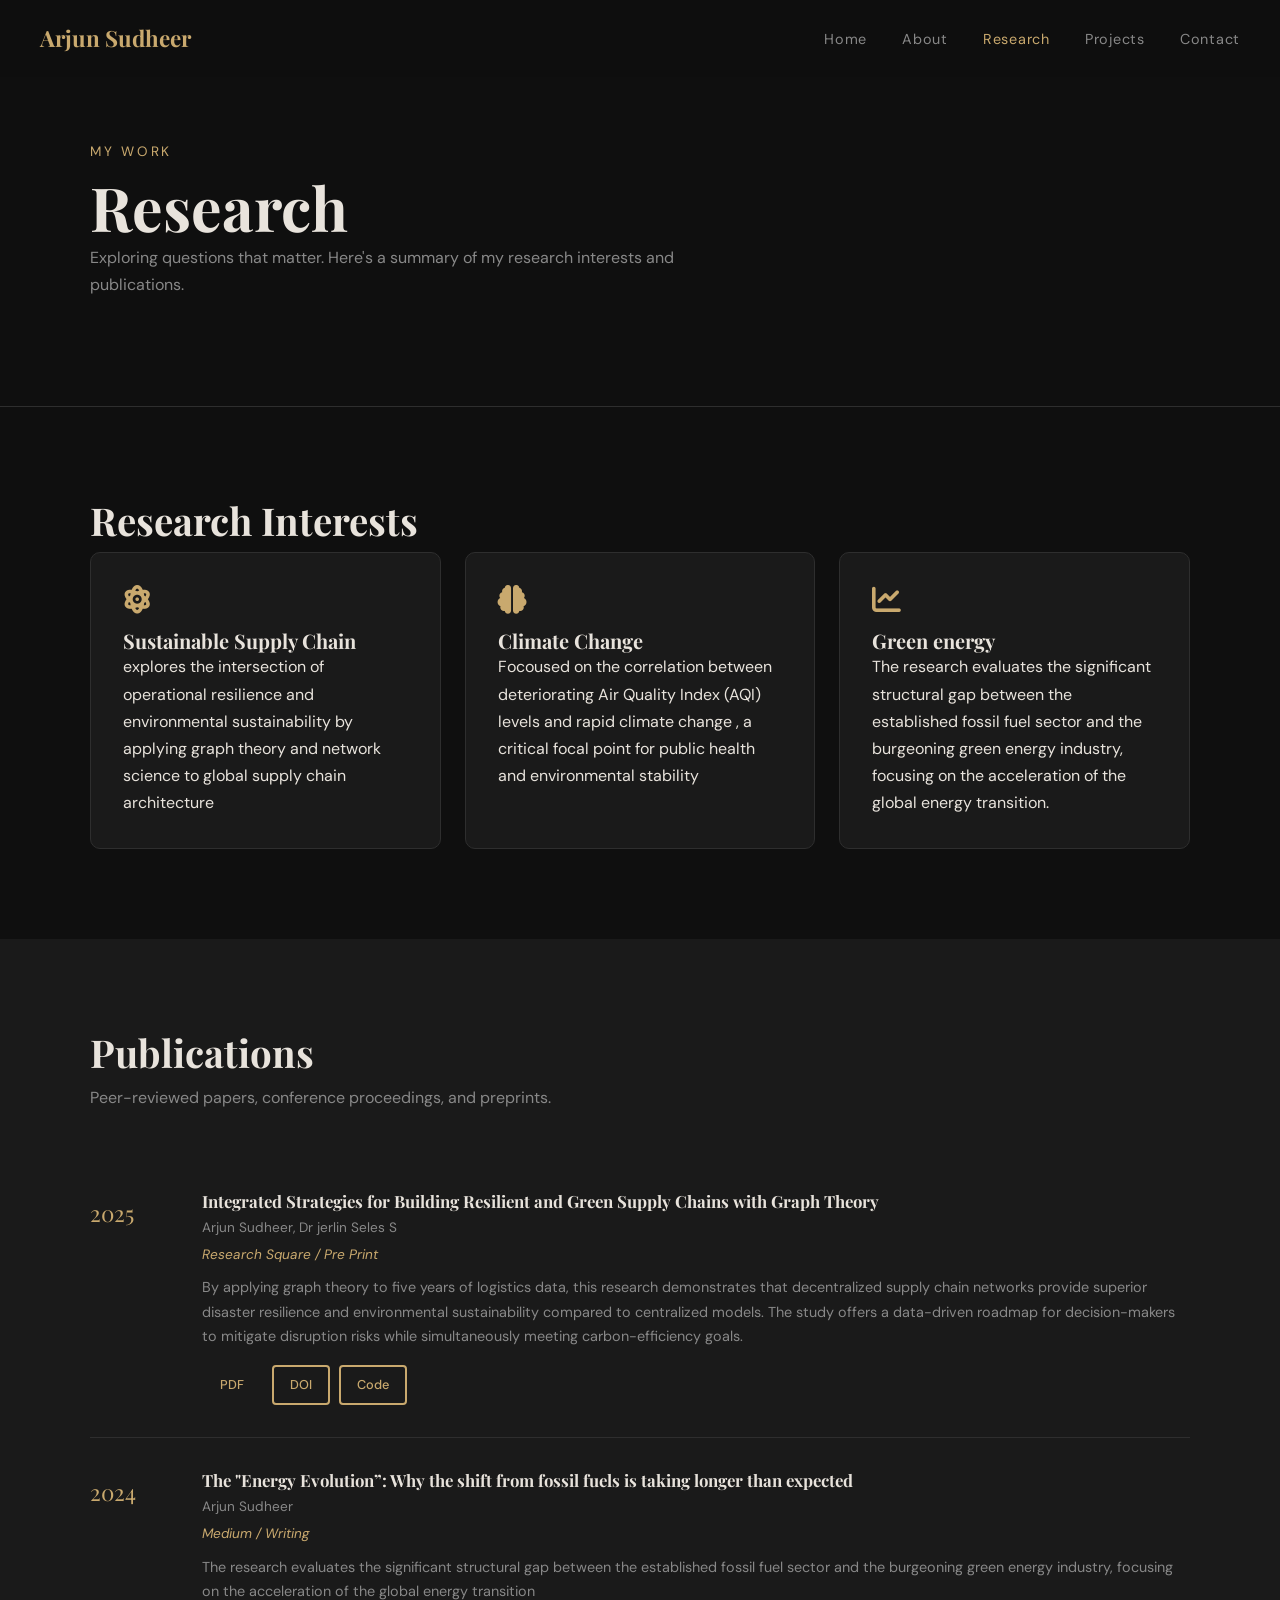
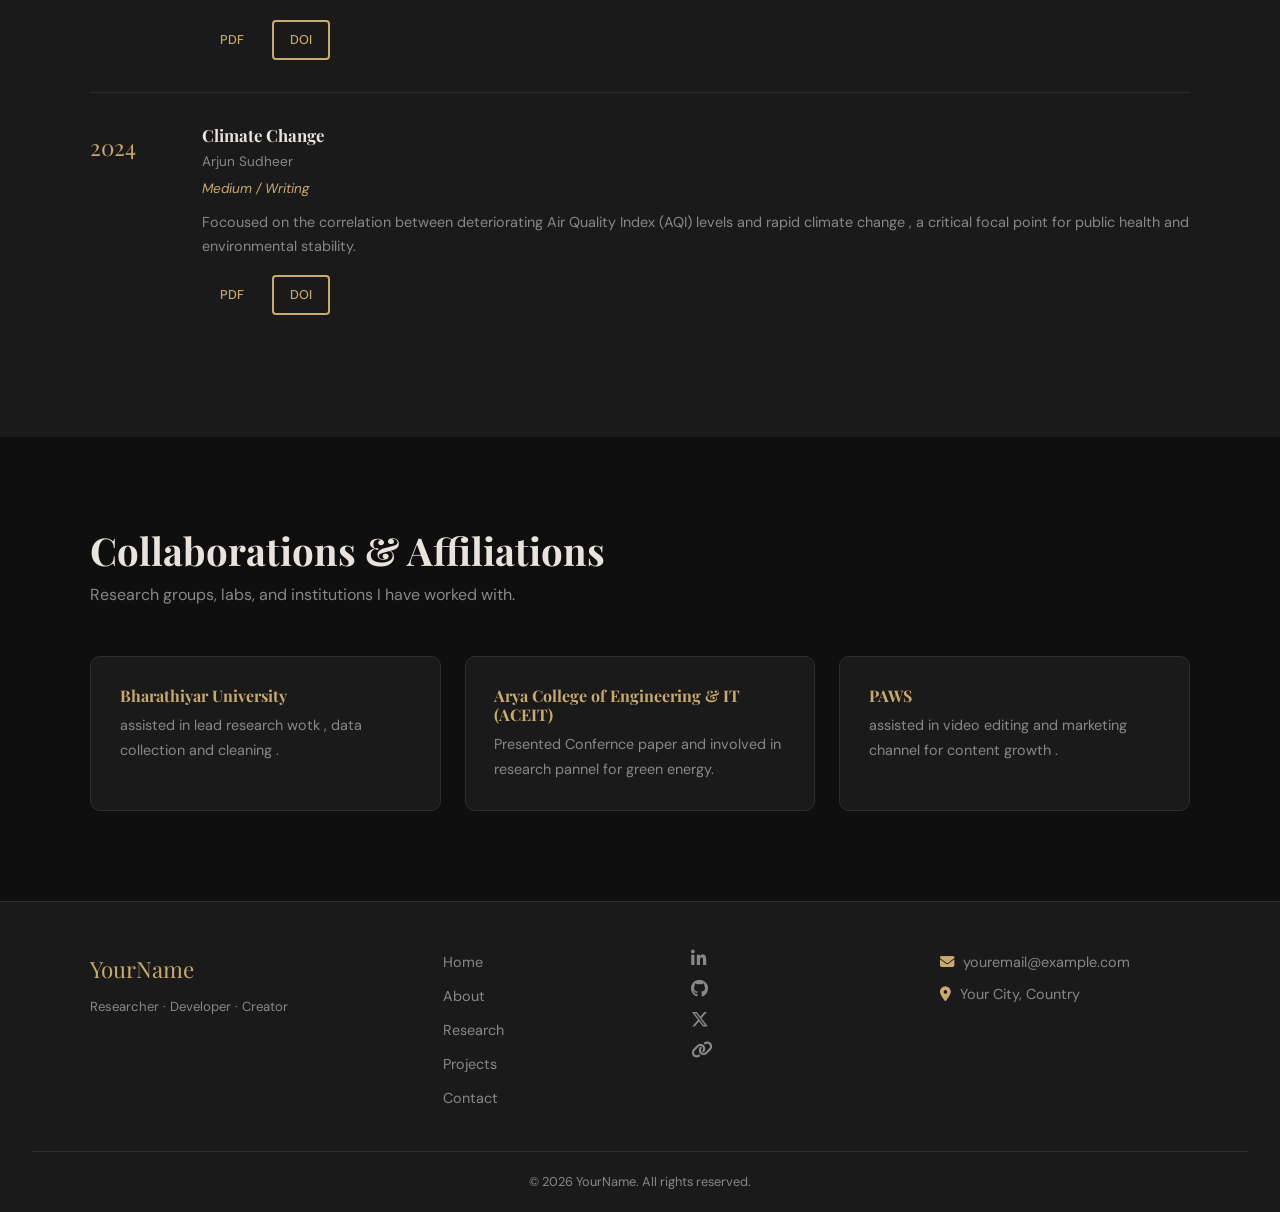
<file: arjun_web/research.html>
<!DOCTYPE html>
<html lang="en">
<head>
  <meta charset="UTF-8" />
  <meta name="viewport" content="width=device-width, initial-scale=1.0"/>
  <title>Portfolio | Research</title>
  <link rel="stylesheet" href="css/style.css" />
  <link rel="stylesheet" href="css/research.css" />
  <link href="https://fonts.googleapis.com/css2?family=Playfair+Display:wght@400;700&family=DM+Sans:wght@300;400;500&display=swap" rel="stylesheet"/>
  <link rel="stylesheet" href="https://cdnjs.cloudflare.com/ajax/libs/font-awesome/6.5.0/css/all.min.css"/>
</head>
<body>

  <!-- NAV -->
  <nav class="navbar" id="navbar">
    <div class="nav-logo">Arjun Sudheer</div>
    <ul class="nav-links">
      <li><a href="index.html">Home</a></li>
      <li><a href="about.html">About</a></li>
      <li><a href="research.html" class="active">Research</a></li>
      <li><a href="projects.html">Projects</a></li>
      <li><a href="contact.html">Contact</a></li>
    </ul>
    <div class="hamburger" id="hamburger">
      <span></span><span></span><span></span>
    </div>
  </nav>

  <!-- SECTION 1: PAGE HEADER -->
  <section class="section page-header" id="research-header">
    <div class="container">
      <p class="hero-sub">My Work</p>
      <h1>Research</h1>
      <p class="section-subtitle">Exploring questions that matter. Here's a summary of my research interests and publications.</p>
    </div>
  </section>

  <!-- SECTION 2: RESEARCH AREAS -->
  <section class="section research-areas" id="areas">
    <div class="container">
      <h2 class="section-title">Research Interests</h2>
      <div class="cards-grid">
        <div class="card">
          <i class="fas fa-atom card-icon"></i>
          <h3>Sustainable Supply Chain </h3>
          <p>explores the intersection of operational resilience and environmental sustainability by applying graph theory and network science to global supply chain architecture</p>
        </div>
        <div class="card">
          <i class="fas fa-brain card-icon"></i>
          <h3>Climate Change </h3>
          <p>Focoused on the correlation between deteriorating Air Quality Index (AQI) levels and rapid climate change , a critical focal point for public health and environmental stability </p>
        </div>
        <div class="card">
          <i class="fas fa-chart-line card-icon"></i>
          <h3>Green energy </h3>
          <p>The research evaluates the significant structural gap between the established fossil fuel sector and the burgeoning green energy industry, focusing on the acceleration of the global energy transition. </p>
        </div>
      </div>
    </div>
  </section>

  <!-- SECTION 3: PUBLICATIONS -->
  <section class="section research-pubs" id="publications">
    <div class="container">
      <h2 class="section-title">Publications</h2>
      <p class="section-subtitle">Peer-reviewed papers, conference proceedings, and preprints.</p>

      <div class="pub-list">

        <div class="pub-item">
          <div class="pub-year">2025</div>
          <div class="pub-details">
            <h3 class="pub-title">Integrated Strategies for Building Resilient and Green Supply Chains with Graph Theory</h3>
            <p class="pub-authors">Arjun Sudheer, Dr jerlin Seles S</p>
            <p class="pub-venue"><em> Research Square / Pre Print </em></p>
            <p class="pub-abstract">By applying graph theory to five years of logistics data, this research demonstrates that decentralized supply chain networks provide superior disaster resilience and environmental sustainability compared to centralized models. The study offers a data-driven roadmap for decision-makers to mitigate disruption risks while simultaneously meeting carbon-efficiency goals.</p>
            <div class="pub-links">
              <a href="#" class="btn btn-small">PDF</a>
              <a href="#" class="btn btn-small btn-outline">DOI</a>
              <a href="#" class="btn btn-small btn-outline">Code</a>
            </div>
          </div>
        </div>

        <div class="pub-item">
          <div class="pub-year">2024</div>
          <div class="pub-details">
            <h3 class="pub-title">The "Energy Evolution”: Why the shift from fossil fuels is taking longer than expected</h3>
            <p class="pub-authors">Arjun Sudheer</p>
            <p class="pub-venue"><em>Medium / Writing </em></p>
            <p class="pub-abstract">The research evaluates the significant structural gap between the established fossil fuel sector and the burgeoning green energy industry, focusing on the acceleration of the global energy transition</p>
            <div class="pub-links">
              <a href="#" class="btn btn-small">PDF</a>
              <a href="#" class="btn btn-small btn-outline">DOI</a>
            </div>
          </div>
        </div>

        <div class="pub-item">
          <div class="pub-year">2024</div>
          <div class="pub-details">
            <h3 class="pub-title">Climate Change </h3>
            <p class="pub-authors">Arjun Sudheer</p>
            <p class="pub-venue"><em>Medium  / Writing </em></p>
            <p class="pub-abstract">Focoused on the correlation between deteriorating Air Quality Index (AQI) levels and rapid climate change , a critical focal point for public health and environmental stability.</p>
            <div class="pub-links">
              <a href="#" class="btn btn-small">PDF</a>
              <a href="#" class="btn btn-small btn-outline">DOI</a>
            </div>
          </div>
        </div>

      </div>
    </div>
  </section>

  <!-- SECTION 4: COLLABORATIONS / LABS -->
  <section class="section research-collab" id="collaborations">
    <div class="container">
      <h2 class="section-title">Collaborations & Affiliations</h2>
      <p class="section-subtitle">Research groups, labs, and institutions I have worked with.</p>
      <div class="collab-grid">
        <div class="collab-card">
          <h3> Bharathiyar University</h3>
          <p>assisted in lead research wotk , data collection and cleaning  .</p>
        </div>
        <div class="collab-card">
          <h3>Arya College of Engineering & IT (ACEIT) </h3>
          <p>Presented Confernce paper and involved in research pannel for green energy.</p>
        </div>
        <div class="collab-card">
          <h3>PAWS</h3>
          <p>assisted in video editing and marketing channel for content growth .</p>
        </div>
      </div>
    </div>
  </section>

  <!-- FOOTER -->
  <footer class="footer">
    <div class="footer-inner">
      <div class="footer-brand">
        <span class="footer-logo">YourName</span>
        <p class="footer-tagline">Researcher · Developer · Creator</p>
      </div>
      <div class="footer-links">
        <a href="index.html">Home</a>
        <a href="about.html">About</a>
        <a href="research.html">Research</a>
        <a href="projects.html">Projects</a>
        <a href="contact.html">Contact</a>
      </div>
      <div class="footer-social">
        <a href="https://linkedin.com/in/yourprofile" target="_blank" title="LinkedIn"><i class="fab fa-linkedin-in"></i></a>
        <a href="https://github.com/yourusername" target="_blank" title="GitHub"><i class="fab fa-github"></i></a>
        <a href="#" title="Twitter / X"><i class="fab fa-x-twitter"></i></a>
        <a href="#" title="Your Other Platform"><i class="fas fa-link"></i></a>
      </div>
      <div class="footer-contact-info">
        <p><i class="fas fa-envelope"></i> youremail@example.com</p>
        <p><i class="fas fa-map-marker-alt"></i> Your City, Country</p>
      </div>
    </div>
    <div class="footer-bottom">
      <p>&copy; 2026 YourName. All rights reserved.</p>
    </div>
  </footer>

  <script src="js/main.js"></script>
</body>
</html>
</file>
<file: arjun_web/css/style.css>
/* ============================================
   GLOBAL STYLES — style.css
   ============================================ */

/* ---------- CSS Variables ---------- */
:root {
  --color-bg: #0f0f0f;
  --color-surface: #1a1a1a;
  --color-surface-2: #242424;
  --color-border: #2e2e2e;
  --color-text: #e8e3dc;
  --color-text-muted: #888;
  --color-accent: #c9a96e;        /* warm gold */
  --color-accent-hover: #e0c080;
  --color-accent-dark: #8a6f3f;

  --font-display: 'Playfair Display', Georgia, serif;
  --font-body: 'DM Sans', sans-serif;

  --radius: 10px;
  --transition: 0.3s ease;
  --max-width: 1100px;
}

/* ---------- Reset & Base ---------- */
*, *::before, *::after { box-sizing: border-box; margin: 0; padding: 0; }

html { scroll-behavior: smooth; }

body {
  background: var(--color-bg);
  color: var(--color-text);
  font-family: var(--font-body);
  font-size: 1rem;
  line-height: 1.7;
  -webkit-font-smoothing: antialiased;
}

img { max-width: 100%; display: block; }
a { color: var(--color-accent); text-decoration: none; transition: color var(--transition); }
a:hover { color: var(--color-accent-hover); }

/* ---------- Section Layout ---------- */
.section {
  padding: 90px 24px;
}

.container {
  max-width: var(--max-width);
  margin: 0 auto;
  width: 100%;
}

/* ---------- Typography ---------- */
h1, h2, h3, h4 {
  font-family: var(--font-display);
  line-height: 1.2;
}

h1 { font-size: clamp(2.2rem, 5vw, 3.8rem); }
h2 { font-size: clamp(1.8rem, 3.5vw, 2.6rem); }
h3 { font-size: 1.25rem; }

.section-title {
  font-family: var(--font-display);
  font-size: clamp(1.8rem, 3vw, 2.4rem);
  margin-bottom: 0.5rem;
  color: var(--color-text);
}

.section-subtitle {
  color: var(--color-text-muted);
  max-width: 600px;
  margin-bottom: 3rem;
}

.hero-sub {
  font-size: 0.85rem;
  letter-spacing: 0.2em;
  text-transform: uppercase;
  color: var(--color-accent);
  margin-bottom: 0.5rem;
}

.accent { color: var(--color-accent); }

/* ---------- Buttons ---------- */
.btn {
  display: inline-block;
  padding: 0.75rem 1.8rem;
  border-radius: 4px;
  font-family: var(--font-body);
  font-size: 0.9rem;
  font-weight: 500;
  cursor: pointer;
  transition: all var(--transition);
  border: 2px solid transparent;
}

.btn-primary {
  background: var(--color-accent);
  color: #0f0f0f;
  border-color: var(--color-accent);
}
.btn-primary:hover {
  background: var(--color-accent-hover);
  border-color: var(--color-accent-hover);
  color: #0f0f0f;
}

.btn-outline {
  background: transparent;
  color: var(--color-accent);
  border-color: var(--color-accent);
}
.btn-outline:hover {
  background: var(--color-accent);
  color: #0f0f0f;
}

.btn-small {
  padding: 0.45rem 1rem;
  font-size: 0.8rem;
}

.btn-full { width: 100%; text-align: center; }

/* ---------- Cards ---------- */
.cards-grid {
  display: grid;
  grid-template-columns: repeat(auto-fit, minmax(250px, 1fr));
  gap: 1.5rem;
}

.card {
  background: var(--color-surface);
  border: 1px solid var(--color-border);
  border-radius: var(--radius);
  padding: 2rem;
  transition: transform var(--transition), border-color var(--transition);
}
.card:hover {
  transform: translateY(-4px);
  border-color: var(--color-accent);
}

.card-icon {
  font-size: 1.8rem;
  color: var(--color-accent);
  margin-bottom: 1rem;
}

/* ---------- Page Header (inner pages) ---------- */
.page-header {
  padding-top: 140px;
  padding-bottom: 60px;
  border-bottom: 1px solid var(--color-border);
}

/* ---------- CTA Box ---------- */
.cta-box {
  text-align: center;
  background: var(--color-surface);
  border: 1px solid var(--color-border);
  border-radius: var(--radius);
  padding: 4rem 2rem;
}
.cta-box h2 { margin-bottom: 1rem; }
.cta-box p { color: var(--color-text-muted); margin-bottom: 2rem; }

/* ============================================
   NAVBAR
   ============================================ */
.navbar {
  position: fixed;
  top: 0; left: 0;
  width: 100%;
  z-index: 999;
  display: flex;
  align-items: center;
  justify-content: space-between;
  padding: 1.2rem 2.5rem;
  background: rgba(15, 15, 15, 0.85);
  backdrop-filter: blur(12px);
  border-bottom: 1px solid transparent;
  transition: border-color 0.3s, padding 0.3s;
}
.navbar.scrolled {
  border-bottom-color: var(--color-border);
  padding: 0.9rem 2.5rem;
}

.nav-logo {
  font-family: var(--font-display);
  font-size: 1.4rem;
  color: var(--color-accent);
  font-weight: 700;
}

.nav-links {
  list-style: none;
  display: flex;
  gap: 2.2rem;
}
.nav-links a {
  font-size: 0.9rem;
  letter-spacing: 0.05em;
  color: var(--color-text-muted);
  font-weight: 400;
  transition: color var(--transition);
}
.nav-links a:hover,
.nav-links a.active {
  color: var(--color-accent);
}

.hamburger {
  display: none;
  flex-direction: column;
  gap: 5px;
  cursor: pointer;
}
.hamburger span {
  display: block;
  width: 24px;
  height: 2px;
  background: var(--color-text);
  border-radius: 2px;
  transition: all 0.3s;
}

/* ============================================
   FOOTER
   ============================================ */
.footer {
  background: var(--color-surface);
  border-top: 1px solid var(--color-border);
  padding: 3rem 2rem 0;
  color: var(--color-text-muted);
  font-size: 0.9rem;
}

.footer-inner {
  max-width: var(--max-width);
  margin: 0 auto;
  display: grid;
  grid-template-columns: 1.5fr 1fr 1fr 1.2fr;
  gap: 2.5rem;
  padding-bottom: 2.5rem;
}

.footer-logo {
  font-family: var(--font-display);
  font-size: 1.4rem;
  color: var(--color-accent);
  display: block;
  margin-bottom: 0.5rem;
}

.footer-tagline { font-size: 0.82rem; }

.footer-links {
  display: flex;
  flex-direction: column;
  gap: 0.6rem;
}
.footer-links a {
  color: var(--color-text-muted);
  transition: color var(--transition);
}
.footer-links a:hover { color: var(--color-accent); }

.footer-social {
  display: flex;
  flex-direction: column;
  gap: 0.8rem;
}
.footer-social a {
  display: flex;
  align-items: center;
  gap: 0.6rem;
  color: var(--color-text-muted);
  font-size: 1.1rem;
  transition: color var(--transition);
}
.footer-social a:hover { color: var(--color-accent); }

.footer-contact-info p {
  display: flex;
  align-items: center;
  gap: 0.6rem;
  margin-bottom: 0.5rem;
}
.footer-contact-info i { color: var(--color-accent); }

.footer-bottom {
  border-top: 1px solid var(--color-border);
  text-align: center;
  padding: 1.2rem 0;
  font-size: 0.8rem;
}

/* ============================================
   SCROLL-REVEAL ANIMATION
   ============================================ */
.reveal {
  opacity: 0;
  transform: translateY(30px);
  transition: opacity 0.7s ease, transform 0.7s ease;
}
.reveal.visible {
  opacity: 1;
  transform: translateY(0);
}

/* ============================================
   RESPONSIVE
   ============================================ */
@media (max-width: 900px) {
  .footer-inner {
    grid-template-columns: 1fr 1fr;
  }
}

@media (max-width: 650px) {
  .nav-links {
    display: none;
    position: absolute;
    top: 100%; left: 0;
    width: 100%;
    flex-direction: column;
    background: var(--color-surface);
    padding: 1.5rem 2rem;
    gap: 1.2rem;
    border-bottom: 1px solid var(--color-border);
  }
  .nav-links.open { display: flex; }
  .hamburger { display: flex; }

  .footer-inner {
    grid-template-columns: 1fr;
  }

  .section { padding: 60px 16px; }
}
</file>
<file: arjun_web/css/home.css>
/* ============================================
   HOME PAGE — home.css
   ============================================ */

/* HERO */
.hero {
  position: relative;
  min-height: 100vh;
  display: flex;
  align-items: center;
  justify-content: center;
  text-align: center;
  overflow: hidden;
  padding: 0 24px;
}

.hero-bg {
  position: absolute;
  inset: 0;
  z-index: 0;
}

.hero-img {
  width: 100%;
  height: 100%;
  object-fit: cover;
  /* Remove the line below if you have a real image */
  background: #1a1a1a;
}

.hero-overlay {
  position: absolute;
  inset: 0;
  background: linear-gradient(
    to bottom,
    rgba(10, 10, 10, 0.6) 0%,
    rgba(10, 10, 10, 0.75) 60%,
    rgba(10, 10, 10, 1) 100%
  );
}

.hero-content {
  position: relative;
  z-index: 1;
  max-width: 720px;
}

.hero-title {
  font-size: clamp(3rem, 7vw, 5.5rem);
  line-height: 1;
  margin-bottom: 0.6rem;
  color: var(--color-text);
}

.hero-role {
  font-size: 1rem;
  letter-spacing: 0.2em;
  text-transform: uppercase;
  color: var(--color-text-muted);
  margin-bottom: 2.5rem;
}

.hero-btns {
  display: flex;
  gap: 1rem;
  justify-content: center;
  flex-wrap: wrap;
}

/* Scroll hint */
.scroll-hint {
  position: absolute;
  bottom: 2rem;
  left: 50%;
  transform: translateX(-50%);
  z-index: 1;
  display: flex;
  flex-direction: column;
  align-items: center;
  gap: 0.4rem;
  color: var(--color-text-muted);
  font-size: 0.75rem;
  letter-spacing: 0.1em;
  text-transform: uppercase;
  animation: bounce 2s infinite;
}

@keyframes bounce {
  0%, 100% { transform: translateX(-50%) translateY(0); }
  50% { transform: translateX(-50%) translateY(8px); }
}

/* SERVICES SECTION */
.home-services {
  background: var(--color-bg);
}

/* FEATURED PROJECTS */
.home-featured { background: var(--color-surface); }

.featured-grid {
  display: grid;
  grid-template-columns: repeat(auto-fit, minmax(300px, 1fr));
  gap: 2rem;
}

.featured-card {
  background: var(--color-surface-2);
  border: 1px solid var(--color-border);
  border-radius: var(--radius);
  overflow: hidden;
  transition: transform var(--transition), border-color var(--transition);
}
.featured-card:hover {
  transform: translateY(-5px);
  border-color: var(--color-accent);
}

.featured-img-placeholder {
  height: 200px;
  background: var(--color-border);
  display: flex;
  align-items: center;
  justify-content: center;
  color: var(--color-text-muted);
  font-size: 0.85rem;
  /* Replace with real image:
     background: url('images/project.jpg') center/cover no-repeat;
  */
}

.featured-info {
  padding: 1.5rem;
}
.featured-info h3 { margin-bottom: 0.5rem; }
.featured-info p { color: var(--color-text-muted); margin-bottom: 1rem; font-size: 0.9rem; }

/* CTA */
.home-cta { background: var(--color-bg); }

@media (max-width: 600px) {
  .hero-btns { flex-direction: column; align-items: center; }
}
</file>
<file: arjun_web/css/about.css>
/* ============================================
   ABOUT PAGE — about.css
   ============================================ */

.about-hero {
  padding-top: 140px;
  background: var(--color-bg);
}

.about-intro-grid {
  display: grid;
  grid-template-columns: 280px 1fr;
  gap: 4rem;
  align-items: center;
}

.about-photo-wrap {
  position: relative;
}

.about-photo {
  width: 100%;
  border-radius: var(--radius);
  border: 3px solid var(--color-accent);
  aspect-ratio: 3/4;
  object-fit: cover;
  /* Fallback if no image yet */
  background: var(--color-surface);
  min-height: 320px;
}

.about-bio {
  color: var(--color-text-muted);
  margin-bottom: 1rem;
  font-size: 1rem;
  line-height: 1.8;
}

/* SKILLS */
.about-skills { background: var(--color-surface); }

.skills-grid {
  display: grid;
  grid-template-columns: repeat(auto-fit, minmax(200px, 1fr));
  gap: 1.5rem;
}

.skill-group {
  background: var(--color-surface-2);
  border: 1px solid var(--color-border);
  border-radius: var(--radius);
  padding: 1.5rem;
}
.skill-group h3 {
  font-family: var(--font-display);
  font-size: 1rem;
  color: var(--color-accent);
  margin-bottom: 1rem;
}
.skill-group ul {
  list-style: none;
  display: flex;
  flex-direction: column;
  gap: 0.5rem;
}
.skill-group li {
  font-size: 0.9rem;
  color: var(--color-text-muted);
  padding-left: 1rem;
  position: relative;
}
.skill-group li::before {
  content: '▸';
  position: absolute;
  left: 0;
  color: var(--color-accent);
}

/* TIMELINE */
.about-timeline { background: var(--color-bg); }

.timeline {
  position: relative;
  padding-left: 2rem;
  border-left: 2px solid var(--color-border);
  display: flex;
  flex-direction: column;
  gap: 2.5rem;
}

.timeline-item {
  position: relative;
}

.timeline-dot {
  position: absolute;
  left: -2.55rem;
  top: 0.4rem;
  width: 12px;
  height: 12px;
  border-radius: 50%;
  background: var(--color-accent);
  border: 2px solid var(--color-bg);
}

.timeline-date {
  font-size: 0.8rem;
  letter-spacing: 0.1em;
  color: var(--color-accent);
  text-transform: uppercase;
  display: block;
  margin-bottom: 0.3rem;
}

.timeline-content h3 { margin-bottom: 0.25rem; font-size: 1.1rem; }

.timeline-org {
  color: var(--color-text-muted);
  font-size: 0.85rem;
  margin-bottom: 0.4rem;
}

.timeline-content p {
  color: var(--color-text-muted);
  font-size: 0.9rem;
}

/* INTERESTS */
.about-interests { background: var(--color-surface); }

.interests-grid {
  display: flex;
  flex-wrap: wrap;
  gap: 1.5rem;
}

.interest-item {
  display: flex;
  flex-direction: column;
  align-items: center;
  gap: 0.5rem;
  background: var(--color-surface-2);
  border: 1px solid var(--color-border);
  border-radius: var(--radius);
  padding: 1.5rem 2rem;
  min-width: 120px;
  transition: border-color var(--transition);
}
.interest-item:hover { border-color: var(--color-accent); }
.interest-item i { font-size: 1.6rem; color: var(--color-accent); }
.interest-item p { font-size: 0.85rem; color: var(--color-text-muted); }

@media (max-width: 700px) {
  .about-intro-grid { grid-template-columns: 1fr; }
  .about-photo { aspect-ratio: 1/1; }
}
</file>
<file: arjun_web/css/contact.css>
/* ============================================
   CONTACT PAGE — contact.css
   ============================================ */

.contact-main { background: var(--color-surface); }

.contact-grid {
  display: grid;
  grid-template-columns: 1fr 1.3fr;
  gap: 4rem;
  align-items: start;
}

/* INFO BLOCK */
.contact-info-block h2 {
  font-family: var(--font-display);
  font-size: 1.8rem;
  margin-bottom: 1rem;
}
.contact-info-block > p {
  color: var(--color-text-muted);
  margin-bottom: 2rem;
  line-height: 1.8;
}

.contact-detail {
  display: flex;
  align-items: flex-start;
  gap: 1rem;
  margin-bottom: 1.5rem;
}
.contact-detail i {
  font-size: 1.1rem;
  color: var(--color-accent);
  margin-top: 0.2rem;
  width: 20px;
  flex-shrink: 0;
}
.contact-detail strong {
  display: block;
  font-size: 0.8rem;
  text-transform: uppercase;
  letter-spacing: 0.1em;
  color: var(--color-text-muted);
  margin-bottom: 0.2rem;
}
.contact-detail p,
.contact-detail a {
  color: var(--color-text);
  font-size: 0.95rem;
}
.contact-detail a:hover { color: var(--color-accent); }

/* FORM */
.contact-form-block {
  background: var(--color-surface-2);
  border: 1px solid var(--color-border);
  border-radius: var(--radius);
  padding: 2.5rem;
}

.form-group {
  margin-bottom: 1.4rem;
}
.form-group label {
  display: block;
  font-size: 0.82rem;
  text-transform: uppercase;
  letter-spacing: 0.1em;
  color: var(--color-text-muted);
  margin-bottom: 0.4rem;
}
.form-group input,
.form-group textarea {
  width: 100%;
  background: var(--color-surface);
  border: 1px solid var(--color-border);
  border-radius: 6px;
  padding: 0.75rem 1rem;
  color: var(--color-text);
  font-family: var(--font-body);
  font-size: 0.95rem;
  transition: border-color var(--transition);
  resize: vertical;
}
.form-group input:focus,
.form-group textarea:focus {
  outline: none;
  border-color: var(--color-accent);
}
.form-group input::placeholder,
.form-group textarea::placeholder {
  color: var(--color-text-muted);
}

.form-note {
  text-align: center;
  font-size: 0.78rem;
  color: var(--color-text-muted);
  margin-top: 0.75rem;
}

/* SOCIAL GRID */
.contact-social { background: var(--color-bg); }

.social-grid {
  display: flex;
  flex-wrap: wrap;
  gap: 1.2rem;
}

.social-card {
  display: flex;
  align-items: center;
  gap: 0.8rem;
  background: var(--color-surface);
  border: 1px solid var(--color-border);
  border-radius: var(--radius);
  padding: 1rem 1.8rem;
  color: var(--color-text-muted);
  font-size: 0.9rem;
  transition: all var(--transition);
  min-width: 160px;
}
.social-card i { font-size: 1.3rem; color: var(--color-accent); }
.social-card:hover {
  border-color: var(--color-accent);
  color: var(--color-text);
  transform: translateY(-2px);
}

/* FAQ */
.contact-faq { background: var(--color-surface); }

.faq-grid {
  display: grid;
  grid-template-columns: repeat(auto-fit, minmax(260px, 1fr));
  gap: 1.5rem;
}

.faq-item {
  background: var(--color-surface-2);
  border: 1px solid var(--color-border);
  border-radius: var(--radius);
  padding: 1.8rem;
}
.faq-item h3 {
  font-size: 1rem;
  margin-bottom: 0.6rem;
  font-family: var(--font-display);
}
.faq-item p { font-size: 0.9rem; color: var(--color-text-muted); }

@media (max-width: 800px) {
  .contact-grid { grid-template-columns: 1fr; }
}
</file>
<file: arjun_web/css/projects.css>
/* ============================================
   PROJECTS PAGE — projects.css
   ============================================ */

.projects-filter { 
  background: var(--color-bg); 
  padding: 1.5rem 24px; 
  border-bottom: 1px solid var(--color-border);
}

.filter-btns {
  display: flex;
  gap: 0.75rem;
  flex-wrap: wrap;
}

.filter-btn {
  padding: 0.45rem 1.2rem;
  border: 1px solid var(--color-border);
  border-radius: 50px;
  background: transparent;
  color: var(--color-text-muted);
  font-family: var(--font-body);
  font-size: 0.85rem;
  cursor: pointer;
  transition: all var(--transition);
}
.filter-btn:hover,
.filter-btn.active {
  border-color: var(--color-accent);
  color: var(--color-accent);
  background: rgba(201, 169, 110, 0.08);
}

/* PROJECTS GRID */
.projects-grid-section { background: var(--color-surface); }

.projects-grid {
  display: grid;
  grid-template-columns: repeat(auto-fill, minmax(300px, 1fr));
  gap: 1.8rem;
}

.project-card {
  background: var(--color-surface-2);
  border: 1px solid var(--color-border);
  border-radius: var(--radius);
  overflow: hidden;
  transition: transform var(--transition), border-color var(--transition);
}
.project-card:hover {
  transform: translateY(-5px);
  border-color: var(--color-accent);
}

/* When filtering hides a card */
.project-card.hidden { display: none; }

.project-img-placeholder {
  height: 180px;
  background: var(--color-border);
  display: flex;
  align-items: center;
  justify-content: center;
  color: var(--color-text-muted);
  font-size: 0.85rem;
  /* Replace with real image using the style attribute or a real <img> tag */
}

.project-info { padding: 1.5rem; }

.project-tags {
  display: flex;
  flex-wrap: wrap;
  gap: 0.5rem;
  margin-bottom: 0.8rem;
}

.tag {
  background: rgba(201, 169, 110, 0.12);
  color: var(--color-accent);
  font-size: 0.75rem;
  padding: 0.2rem 0.7rem;
  border-radius: 50px;
  border: 1px solid rgba(201, 169, 110, 0.3);
}

.project-info h3 { margin-bottom: 0.5rem; font-size: 1.05rem; }
.project-info p { color: var(--color-text-muted); font-size: 0.88rem; margin-bottom: 1.2rem; line-height: 1.6; }

.project-links { display: flex; gap: 0.6rem; flex-wrap: wrap; }
.project-links .btn { display: flex; align-items: center; gap: 0.4rem; }

/* GITHUB CTA */
.projects-github { background: var(--color-bg); }
</file>
<file: arjun_web/css/research.css>
/* ============================================
   RESEARCH PAGE — research.css
   ============================================ */

.research-areas { background: var(--color-bg); }

/* PUBLICATIONS */
.research-pubs { background: var(--color-surface); }

.pub-list {
  display: flex;
  flex-direction: column;
  gap: 0;
}

.pub-item {
  display: grid;
  grid-template-columns: 80px 1fr;
  gap: 2rem;
  padding: 2rem 0;
  border-bottom: 1px solid var(--color-border);
}
.pub-item:last-child { border-bottom: none; }

.pub-year {
  font-family: var(--font-display);
  font-size: 1.4rem;
  color: var(--color-accent);
  padding-top: 0.2rem;
}

.pub-title {
  font-size: 1.05rem;
  margin-bottom: 0.3rem;
  font-family: var(--font-display);
}
.pub-authors {
  font-size: 0.85rem;
  color: var(--color-text-muted);
  margin-bottom: 0.25rem;
}
.pub-venue {
  font-size: 0.85rem;
  color: var(--color-accent);
  margin-bottom: 0.6rem;
}
.pub-abstract {
  font-size: 0.9rem;
  color: var(--color-text-muted);
  margin-bottom: 1rem;
  line-height: 1.7;
}
.pub-links { display: flex; gap: 0.6rem; flex-wrap: wrap; }

/* COLLABORATIONS */
.research-collab { background: var(--color-bg); }

.collab-grid {
  display: grid;
  grid-template-columns: repeat(auto-fit, minmax(260px, 1fr));
  gap: 1.5rem;
}

.collab-card {
  background: var(--color-surface);
  border: 1px solid var(--color-border);
  border-radius: var(--radius);
  padding: 1.8rem;
  transition: border-color var(--transition);
}
.collab-card:hover { border-color: var(--color-accent); }
.collab-card h3 { color: var(--color-accent); margin-bottom: 0.5rem; font-size: 1rem; }
.collab-card p { font-size: 0.9rem; color: var(--color-text-muted); }

@media (max-width: 600px) {
  .pub-item { grid-template-columns: 1fr; gap: 0.5rem; }
  .pub-year { font-size: 1rem; }
}
</file>
